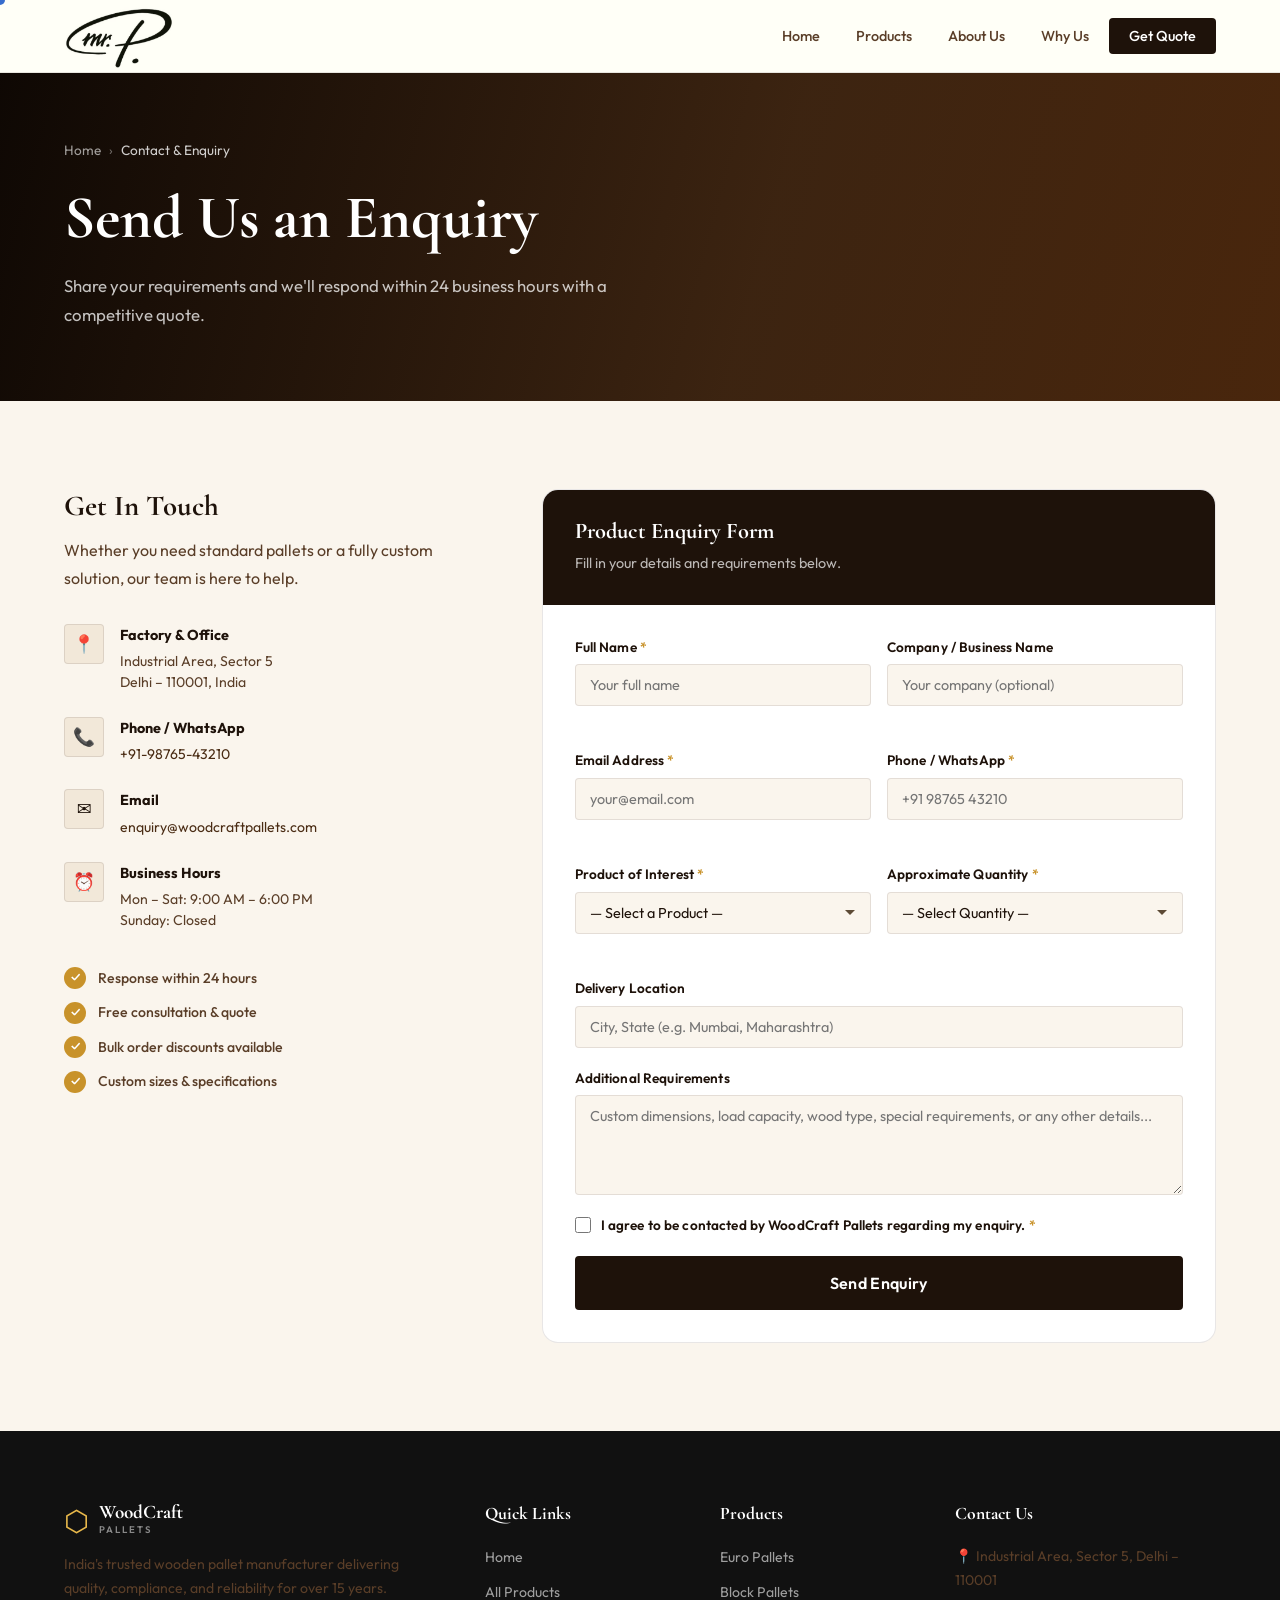
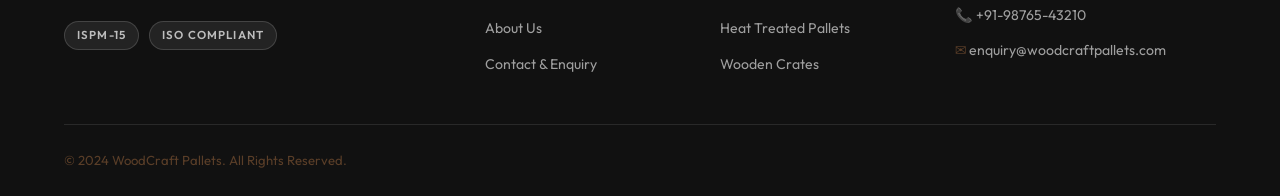
<file: contact.html>
<!DOCTYPE html>
<html lang="en">
<head>
  <meta charset="UTF-8" />
  <meta name="viewport" content="width=device-width, initial-scale=1.0" />
  <title>Contact & Enquiry – WoodCraft Pallets | Get a Free Quote</title>
  <meta name="description" content="Send an enquiry to WoodCraft Pallets for wooden pallets, crates, or custom packaging solutions. Response within 24 hours. Call +91-98765-43210." />
  <meta name="keywords" content="wooden pallet enquiry, pallet supplier contact, get wooden pallet quote, wooden pallet manufacturer India contact" />
  <meta name="robots" content="index, follow" />
  <link rel="canonical" href="https://www.woodcraftpallets.com/contact.html" />
  <link rel="preconnect" href="https://fonts.googleapis.com">
  <link href="https://fonts.googleapis.com/css2?family=Cormorant+Garamond:ital,wght@0,400;0,600;0,700;1,400;1,600&family=Outfit:wght@300;400;500;600;700&display=swap" rel="stylesheet">
  <link rel="stylesheet" href="css/style.css" />
  <link rel="stylesheet" href="css/enhanced.css" />
</head>
<body>

<!-- LOADER -->
<div class="page-loader" id="page-loader">
  <div class="loader-inner">
    <div class="loader-logo">
      <img src="images/logo.jpeg" alt="" class="logo">
    </div>
    <div class="loader-bar"><div class="loader-fill"></div></div>
  </div>
</div>

<!-- CURSOR -->
<div class="custom-cursor" id="cursor"></div>
<div class="custom-cursor-follower" id="cursor-follower"></div>

<header class="site-header" id="site-header">
  <div class="header-inner container">
   <a href="index.html" class="logo" aria-label="WoodCraft Pallets Home">
      <img src="images/logo.jpeg" alt="" class="logo">
    </a>
    <nav class="main-nav" id="main-nav" aria-label="Main Navigation">
      <ul>
        <li><a href="index.html">Home</a></li>
        <li><a href="products.html">Products</a></li>
        <li><a href="about.html">About Us</a></li>
        <li><a href="index.html#why-us">Why Us</a></li>
        <li><a href="contact.html" class="active nav-cta">Get Quote</a></li>
      </ul>
    </nav>
    <button class="hamburger" id="hamburger" aria-label="Toggle Menu" aria-expanded="false">
      <span></span><span></span><span></span>
    </button>
  </div>
</header>

<section class="page-hero" aria-label="Contact Page Hero">
  <div class="page-hero-bg" style="background-image:url('https://images.unsplash.com/photo-1504328345606-18bbc8c9d7d1?w=1200&q=68&auto=format&fm=webp&fit=crop');background-size:cover;background-position:center;"></div>
  <div class="container">
    <nav class="breadcrumb" aria-label="Breadcrumb">
      <a href="index.html">Home</a> <span>›</span> <span>Contact & Enquiry</span>
    </nav>
    <h1>Send Us an Enquiry</h1>
    <p>Share your requirements and we'll respond within 24 business hours with a competitive quote.</p>
  </div>
</section>

<section class="section contact-section">
  <div class="container">
    <div class="contact-layout">

      <!-- CONTACT INFO -->
      <div class="contact-info-panel">
        <h2>Get In Touch</h2>
        <p>Whether you need standard pallets or a fully custom solution, our team is here to help.</p>

        <div class="contact-items">
          <div class="contact-item">
            <div class="contact-item-icon">📍</div>
            <div>
              <strong>Factory & Office</strong>
              <p>Industrial Area, Sector 5<br>Delhi – 110001, India</p>
            </div>
          </div>
          <div class="contact-item">
            <div class="contact-item-icon">📞</div>
            <div>
              <strong>Phone / WhatsApp</strong>
              <p><a href="tel:+919876543210">+91-98765-43210</a></p>
            </div>
          </div>
          <div class="contact-item">
            <div class="contact-item-icon">✉️</div>
            <div>
              <strong>Email</strong>
              <p><a href="mailto:enquiry@woodcraftpallets.com">enquiry@woodcraftpallets.com</a></p>
            </div>
          </div>
          <div class="contact-item">
            <div class="contact-item-icon">⏰</div>
            <div>
              <strong>Business Hours</strong>
              <p>Mon – Sat: 9:00 AM – 6:00 PM<br>Sunday: Closed</p>
            </div>
          </div>
        </div>

        <div class="contact-trust">
          <div class="trust-badge">
            <div class="trust-icon">✓</div>
            <span>Response within 24 hours</span>
          </div>
          <div class="trust-badge">
            <div class="trust-icon">✓</div>
            <span>Free consultation & quote</span>
          </div>
          <div class="trust-badge">
            <div class="trust-icon">✓</div>
            <span>Bulk order discounts available</span>
          </div>
          <div class="trust-badge">
            <div class="trust-icon">✓</div>
            <span>Custom sizes & specifications</span>
          </div>
        </div>
      </div>

      <!-- ENQUIRY FORM -->
      <div class="enquiry-form-panel">
        <div class="form-header">
          <h2>Product Enquiry Form</h2>
          <p>Fill in your details and requirements below.</p>
        </div>

        <div id="form-success" class="form-success-msg" style="display:none;">
          <div class="success-icon">✅</div>
          <h3>Enquiry Sent Successfully!</h3>
          <p>Thank you for reaching out. Our team will contact you within 24 business hours.</p>
          <button class="btn btn-primary" onclick="resetForm()">Send Another Enquiry</button>
        </div>

        <div id="form-error" class="form-error-msg" style="display:none;">
          <p>⚠️ <span id="error-text">Something went wrong. Please try again or email us directly.</span></p>
        </div>

        <form id="enquiry-form" class="enquiry-form" method="POST" action="enquiry.php" novalidate>
          <input type="hidden" name="csrf_token" id="csrf_token" value="" />

          <div class="form-row">
            <div class="form-group">
              <label for="name">Full Name <span class="req">*</span></label>
              <input type="text" id="name" name="name" placeholder="Your full name" required autocomplete="name" />
              <span class="field-error" id="name-error"></span>
            </div>
            <div class="form-group">
              <label for="company">Company / Business Name</label>
              <input type="text" id="company" name="company" placeholder="Your company (optional)" autocomplete="organization" />
            </div>
          </div>

          <div class="form-row">
            <div class="form-group">
              <label for="email">Email Address <span class="req">*</span></label>
              <input type="email" id="email" name="email" placeholder="your@email.com" required autocomplete="email" />
              <span class="field-error" id="email-error"></span>
            </div>
            <div class="form-group">
              <label for="phone">Phone / WhatsApp <span class="req">*</span></label>
              <input type="tel" id="phone" name="phone" placeholder="+91 98765 43210" required autocomplete="tel" />
              <span class="field-error" id="phone-error"></span>
            </div>
          </div>

          <div class="form-row">
            <div class="form-group">
              <label for="product">Product of Interest <span class="req">*</span></label>
              <select id="product" name="product" required>
                <option value="">— Select a Product —</option>
                <option value="Euro Pallets (1200x800mm)">Euro Pallets (1200x800mm)</option>
                <option value="Standard Block Pallets">Standard Block Pallets</option>
                <option value="Heat Treated Export Pallets">Heat Treated Export Pallets</option>
                <option value="Heavy Duty Pallets">Heavy Duty Pallets</option>
                <option value="Two-Way Entry Pallets">Two-Way Entry Pallets</option>
                <option value="Four-Way Entry Pallets">Four-Way Entry Pallets</option>
                <option value="Wooden Crates (Open Top)">Wooden Crates (Open Top)</option>
                <option value="Wooden Crates (Closed/Fumigated)">Wooden Crates (Closed / Fumigated)</option>
                <option value="Pallet Boxes / Collars">Pallet Boxes / Collars</option>
                <option value="Pallet Skids">Pallet Skids</option>
                <option value="Notched Pallets">Notched Pallets</option>
                <option value="Reversible Pallets">Reversible Pallets</option>
                <option value="Pharmaceutical Grade Pallets">Pharmaceutical Grade Pallets</option>
                <option value="Automotive / OEM Pallets">Automotive / OEM Pallets</option>
                <option value="Custom Sized Pallets">Custom Sized Pallets</option>
                <option value="Other / Not Listed">Other / Not Listed</option>
              </select>
              <span class="field-error" id="product-error"></span>
            </div>
            <div class="form-group">
              <label for="quantity">Approximate Quantity <span class="req">*</span></label>
              <select id="quantity" name="quantity" required>
                <option value="">— Select Quantity —</option>
                <option value="Less than 100 units">Less than 100 units</option>
                <option value="100–500 units">100–500 units</option>
                <option value="500–1,000 units">500–1,000 units</option>
                <option value="1,000–5,000 units">1,000–5,000 units</option>
                <option value="5,000–10,000 units">5,000–10,000 units</option>
                <option value="10,000+ units">10,000+ units (Large Bulk)</option>
              </select>
              <span class="field-error" id="quantity-error"></span>
            </div>
          </div>

          <div class="form-group">
            <label for="location">Delivery Location</label>
            <input type="text" id="location" name="location" placeholder="City, State (e.g. Mumbai, Maharashtra)" />
          </div>

          <div class="form-group">
            <label for="message">Additional Requirements</label>
            <textarea id="message" name="message" rows="4" placeholder="Custom dimensions, load capacity, wood type, special requirements, or any other details..."></textarea>
          </div>

          <div class="form-group form-consent">
            <label class="checkbox-label">
              <input type="checkbox" id="consent" name="consent" required />
              <span>I agree to be contacted by WoodCraft Pallets regarding my enquiry. <span class="req">*</span></span>
            </label>
            <span class="field-error" id="consent-error"></span>
          </div>

          <button type="submit" class="btn btn-primary btn-submit" id="submit-btn">
            <span class="btn-text">Send Enquiry</span>
            <span class="btn-loading" style="display:none;">Sending...</span>
          </button>
        </form>
      </div>
    </div>
  </div>
</section>

<footer class="site-footer">
  <div class="container">
    <div class="footer-grid">
      <div class="footer-brand">
        <a href="index.html" class="logo">
          <span class="logo-icon">⬡</span>
          <div class="logo-text">
            <span class="logo-main">WoodCraft</span>
            <span class="logo-sub">PALLETS</span>
          </div>
        </a>
        <p>India's trusted wooden pallet manufacturer delivering quality, compliance, and reliability for over 15 years.</p>
        <div class="footer-certifications">
          <span class="cert-badge">ISPM-15</span>
          <span class="cert-badge">ISO Compliant</span>
        </div>
      </div>
      <div class="footer-links">
        <h4>Quick Links</h4>
        <ul>
          <li><a href="index.html">Home</a></li>
          <li><a href="products.html">All Products</a></li>
          <li><a href="about.html">About Us</a></li>
          <li><a href="contact.html">Contact & Enquiry</a></li>
        </ul>
      </div>
      <div class="footer-links">
        <h4>Products</h4>
        <ul>
          <li><a href="products.html">Euro Pallets</a></li>
          <li><a href="products.html">Block Pallets</a></li>
          <li><a href="products.html">Heat Treated Pallets</a></li>
          <li><a href="products.html">Wooden Crates</a></li>
        </ul>
      </div>
      <div class="footer-contact">
        <h4>Contact Us</h4>
        <p>📍 Industrial Area, Sector 5, Delhi – 110001</p>
        <p>📞 <a href="tel:+919876543210">+91-98765-43210</a></p>
        <p>✉️ <a href="mailto:enquiry@woodcraftpallets.com">enquiry@woodcraftpallets.com</a></p>
      </div>
    </div>
    <div class="footer-bottom">
      <p>© 2024 WoodCraft Pallets. All Rights Reserved.</p>
    </div>
  </div>
</footer>

<script src="js/contact.js"></script>
<script src="js/main.js"></script>
<button class="back-to-top" id="back-to-top" aria-label="Back to top">↑</button>
<script src="js/enhanced.js"></script>
</body>
</html>
</file>
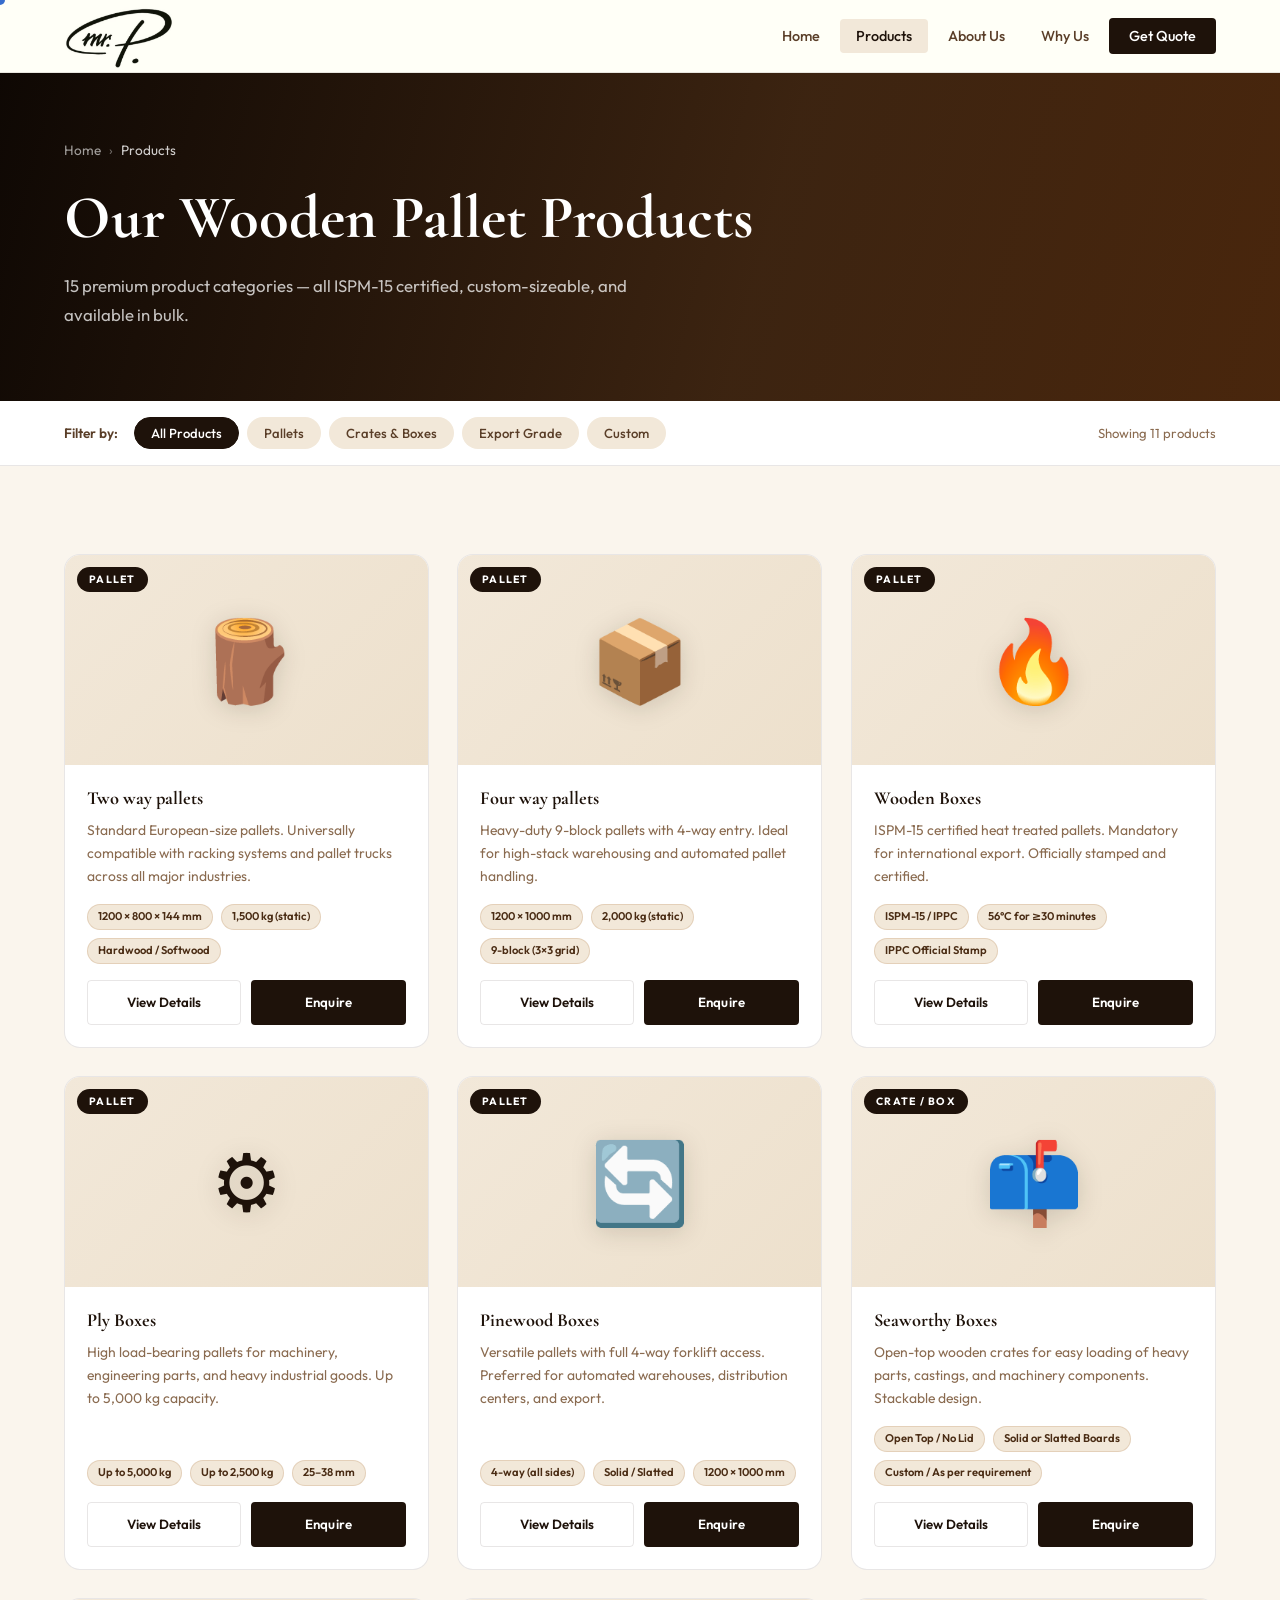
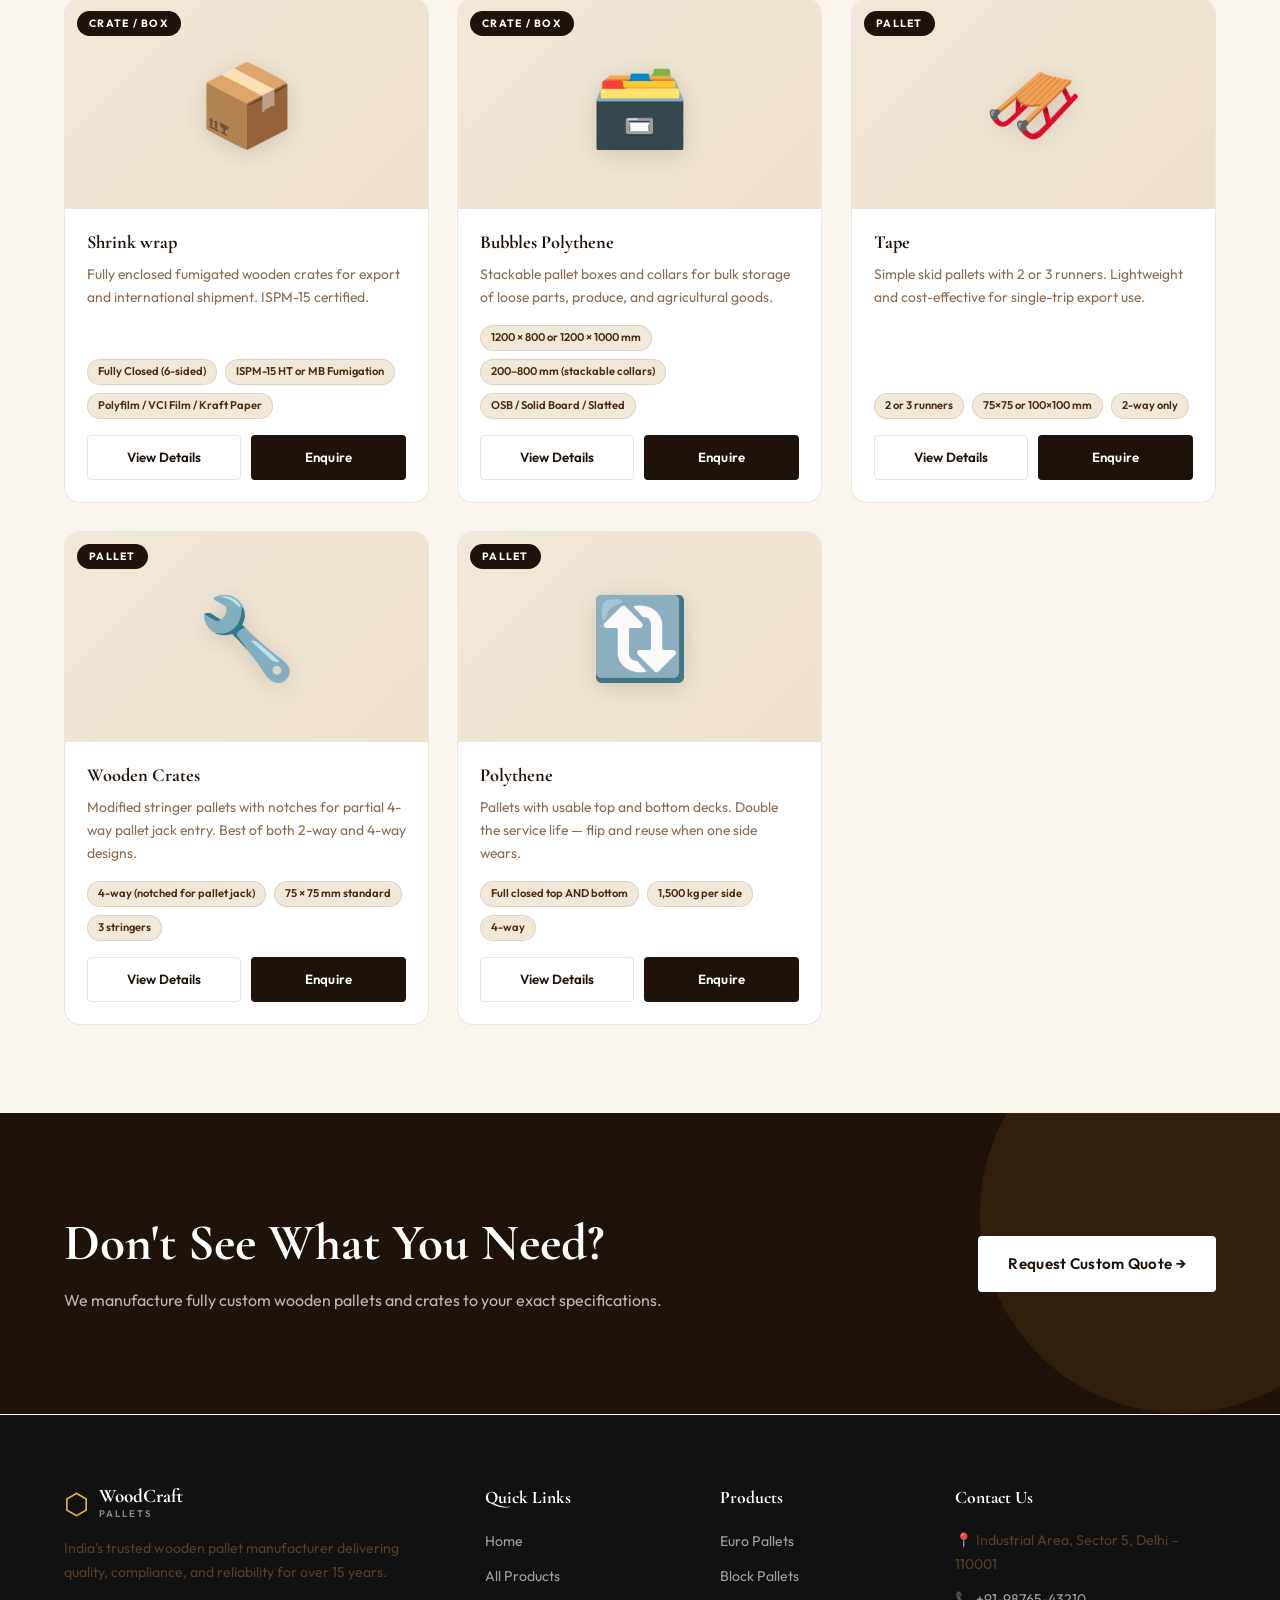
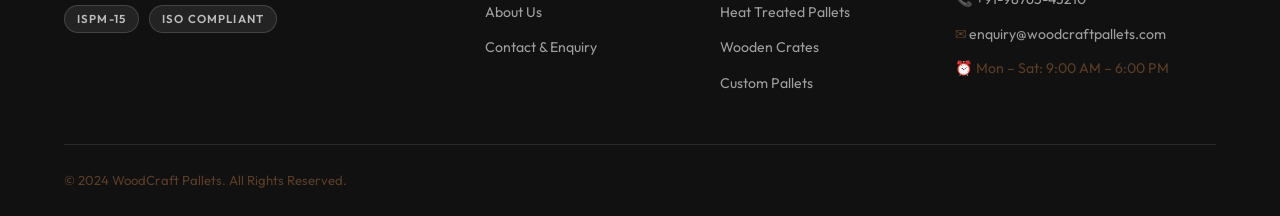
<file: products.html>
<!DOCTYPE html>
<html lang="en">
<head>
  <meta charset="UTF-8" />
  <meta name="viewport" content="width=device-width, initial-scale=1.0" />
  <title>Wooden Pallet Products – Euro, Block, Heat Treated, Custom | WoodCraft Pallets</title>
  <meta name="description" content="Explore our complete range of wooden pallet products including Euro pallets, block pallets, heat treated pallets, wooden crates, pallet boxes, and custom sizes. Enquire now." />
  <meta name="keywords" content="euro pallets, block pallets, heat treated pallets, wooden crates, pallet collars, export pallets, custom wooden pallets, wooden boxes, pallet skids, two way pallets" />
  <meta name="robots" content="index, follow" />
  <link rel="canonical" href="https://www.woodcraftpallets.com/products.html" />
  <meta property="og:title" content="Wooden Pallet Products | WoodCraft Pallets" />
  <meta property="og:description" content="Browse 15 premium wooden pallet and crate products. Custom sizes. ISPM-15 certified. Enquire today." />
  <meta property="og:type" content="website" />

  <script type="application/ld+json">
  {
    "@context": "https://schema.org",
    "@type": "ItemList",
    "name": "Wooden Pallet Products",
    "description": "Complete range of wooden pallets, crates, and packaging solutions by WoodCraft Pallets",
    "numberOfItems": 15
  }
  </script>

  <link rel="preconnect" href="https://fonts.googleapis.com">
  <link href="https://fonts.googleapis.com/css2?family=Cormorant+Garamond:ital,wght@0,400;0,600;0,700;1,400;1,600&family=Outfit:wght@300;400;500;600;700&display=swap" rel="stylesheet">
  <link rel="stylesheet" href="css/style.css" />
  <link rel="stylesheet" href="css/enhanced.css" />
</head>
<body>

<!-- LOADER -->
<div class="page-loader" id="page-loader">
  <div class="loader-inner">
    <div class="loader-logo">
      <img src="images/logo.jpeg" alt="" class="logo">
    </div>
    <div class="loader-bar"><div class="loader-fill"></div></div>
  </div>
</div>


<!-- CURSOR -->
<div class="custom-cursor" id="cursor"></div>
<div class="custom-cursor-follower" id="cursor-follower"></div>

<header class="site-header" id="site-header">
  <div class="header-inner container">
    <a href="index.html" class="logo" aria-label="WoodCraft Pallets Home">
      <img src="images/logo.jpeg" alt="" class="logo">
    </a>
    <nav class="main-nav" id="main-nav" aria-label="Main Navigation">
      <ul>
        <li><a href="index.html">Home</a></li>
        <li><a href="products.html" class="active">Products</a></li>
        <li><a href="about.html">About Us</a></li>
        <li><a href="index.html#why-us">Why Us</a></li>
        <li><a href="contact.html" class="nav-cta">Get Quote</a></li>
      </ul>
    </nav>
    <button class="hamburger" id="hamburger" aria-label="Toggle Menu" aria-expanded="false">
      <span></span><span></span><span></span>
    </button>
  </div>
</header>

<!-- PAGE HERO -->
<section class="page-hero" aria-label="Products Page Hero">
  <div class="page-hero-bg" style="background-image:url('https://images.unsplash.com/photo-1553413077-190dd305871c?w=1200&q=68&auto=format&fm=webp&fit=crop');background-size:cover;background-position:center;"></div>
  <div class="container">
    <nav class="breadcrumb" aria-label="Breadcrumb">
      <a href="index.html">Home</a> <span>›</span> <span>Products</span>
    </nav>
    <h1>Our Wooden Pallet Products</h1>
    <p>15 premium product categories — all ISPM-15 certified, custom-sizeable, and available in bulk.</p>
  </div>
</section>

<!-- FILTER BAR -->
<div class="filter-bar">
  <div class="container">
    <div class="filter-inner">
      <span class="filter-label">Filter by:</span>
      <div class="filter-buttons" id="filter-buttons">
        <button class="filter-btn active" data-filter="all">All Products</button>
        <button class="filter-btn" data-filter="pallet">Pallets</button>
        <button class="filter-btn" data-filter="crate">Crates & Boxes</button>
        <button class="filter-btn" data-filter="export">Export Grade</button>
        <button class="filter-btn" data-filter="custom">Custom</button>
      </div>
      <div class="product-count" id="product-count">Showing 15 products</div>
    </div>
  </div>
</div>

<!-- ALL PRODUCTS GRID -->
<section class="section products-section" aria-labelledby="all-products-heading">
  <div class="container">
    <h2 id="all-products-heading" class="sr-only">All Wooden Pallet Products</h2>
    <div class="products-grid all-products" id="all-products-grid">
      <!-- Injected by JS -->
    </div>
  </div>
</section>

<!-- PRODUCT MODAL -->
<div class="modal-overlay" id="modal-overlay" role="dialog" aria-modal="true" aria-labelledby="modal-title">
  <div class="modal-box">
    <button class="modal-close" id="modal-close" aria-label="Close product details">✕</button>
    <div class="modal-content" id="modal-content">
      <!-- Injected by JS -->
    </div>
  </div>
</div>

<!-- CTA BANNER -->
<section class="cta-banner" aria-labelledby="products-cta">
  <div class="container">
    <div class="cta-inner">
      <div class="cta-text">
        <h2 id="products-cta">Don't See What You Need?</h2>
        <p>We manufacture fully custom wooden pallets and crates to your exact specifications.</p>
      </div>
      <a href="contact.html" class="btn btn-light">Request Custom Quote →</a>
    </div>
  </div>
</section>

<footer class="site-footer">
  <div class="container">
    <div class="footer-grid">
      <div class="footer-brand">
        <a href="index.html" class="logo">
          <span class="logo-icon">⬡</span>
          <div class="logo-text">
            <span class="logo-main">WoodCraft</span>
            <span class="logo-sub">PALLETS</span>
          </div>
        </a>
        <p>India's trusted wooden pallet manufacturer delivering quality, compliance, and reliability for over 15 years.</p>
        <div class="footer-certifications">
          <span class="cert-badge">ISPM-15</span>
          <span class="cert-badge">ISO Compliant</span>
        </div>
      </div>
      <div class="footer-links">
        <h4>Quick Links</h4>
        <ul>
          <li><a href="index.html">Home</a></li>
          <li><a href="products.html">All Products</a></li>
          <li><a href="about.html">About Us</a></li>
          <li><a href="contact.html">Contact & Enquiry</a></li>
        </ul>
      </div>
      <div class="footer-links">
        <h4>Products</h4>
        <ul>
          <li><a href="products.html">Euro Pallets</a></li>
          <li><a href="products.html">Block Pallets</a></li>
          <li><a href="products.html">Heat Treated Pallets</a></li>
          <li><a href="products.html">Wooden Crates</a></li>
          <li><a href="products.html">Custom Pallets</a></li>
        </ul>
      </div>
      <div class="footer-contact">
        <h4>Contact Us</h4>
        <p>📍 Industrial Area, Sector 5, Delhi – 110001</p>
        <p>📞 <a href="tel:+919876543210">+91-98765-43210</a></p>
        <p>✉️ <a href="mailto:enquiry@woodcraftpallets.com">enquiry@woodcraftpallets.com</a></p>
        <p>⏰ Mon – Sat: 9:00 AM – 6:00 PM</p>
      </div>
    </div>
    <div class="footer-bottom">
      <p>© 2024 WoodCraft Pallets. All Rights Reserved.</p>
    </div>
  </div>
</footer>

<script src="js/products-data.js"></script>
<script src="js/products.js"></script>
<script src="js/main.js"></script>
<button class="back-to-top" id="back-to-top" aria-label="Back to top">↑</button>
<script src="js/enhanced.js"></script>
</body>
</html>
</file>
<file: css/style.css>
/* =========================================
   WoodCraft Pallets – Main Stylesheet
   Aesthetic: Industrial Luxury / Refined Craft
   ========================================= */

/* FONTS */
@import url('https://fonts.googleapis.com/css2?family=Cormorant+Garamond:ital,wght@0,400;0,600;0,700;1,400;1,600&family=Outfit:wght@300;400;500;600;700&display=swap');

/* ROOT VARIABLES */
:root {
  --wood-dark: #2C1810;
  --wood-mid: #5C3A1E;
  --wood-light: #8B5E3C;
  --wood-tan: #C4956A;
  --wood-cream: #F5EDE0;
  --wood-pale: #FAF5EE;
  --gold: #C8922A;
  --gold-light: #E8B84B;
  --charcoal: #1A1A1A;
  --text-dark: #2A1F14;
  --text-mid: #5C4A35;
  --text-light: #8C7B68;
  --white: #FFFFFF;
  --border: rgba(44, 24, 16, 0.12);
  --shadow: 0 4px 24px rgba(44, 24, 16, 0.12);
  --shadow-lg: 0 16px 48px rgba(44, 24, 16, 0.18);
  --radius: 4px;
  --radius-lg: 12px;
  --transition: all 0.3s cubic-bezier(0.4, 0, 0.2, 1);
  --font-display: 'Playfair Display', Georgia, serif;
  --font-body: 'DM Sans', system-ui, sans-serif;
}

/* RESET */
*, *::before, *::after { box-sizing: border-box; margin: 0; padding: 0; }
html { scroll-behavior: smooth; font-size: 16px; }
body {
  font-family: var(--font-body);
  color: var(--text-dark);
  background: var(--wood-pale);
  line-height: 1.6;
  -webkit-font-smoothing: antialiased;
}
img { max-width: 100%; display: block; }
a { color: inherit; text-decoration: none; }
ul { list-style: none; }
button { cursor: pointer; border: none; background: none; font-family: inherit; }
input, textarea, select {
  font-family: inherit;
  font-size: inherit;
}
.sr-only {
  position: absolute; width: 1px; height: 1px;
  padding: 0; margin: -1px; overflow: hidden;
  clip: rect(0,0,0,0); border: 0;
}

/* CONTAINER */
.container {
  width: 100%;
  max-width: 1200px;
  margin: 0 auto;
  padding: 0 24px;
}

/* SECTION */
.section { padding: 88px 0; }

/* =========================================
   TYPOGRAPHY
   ========================================= */
h1, h2, h3, h4 { font-family: var(--font-display); line-height: 1.2; color: var(--wood-dark); }
h1 { font-size: clamp(2.4rem, 5vw, 3.8rem); font-weight: 700; }
h2 { font-size: clamp(1.8rem, 3.5vw, 2.8rem); font-weight: 700; }
h3 { font-size: clamp(1.2rem, 2vw, 1.5rem); font-weight: 600; }
p { color: var(--text-mid); line-height: 1.75; }

em { font-style: italic; color: var(--gold); }

/* SECTION HEADER */
.section-header {
  text-align: center;
  max-width: 680px;
  margin: 0 auto 56px;
}
.section-header p { margin-top: 16px; font-size: 1.05rem; }

.section-tag {
  display: inline-block;
  background: var(--gold-light);
  color: var(--wood-dark);
  font-size: 0.72rem;
  font-weight: 600;
  letter-spacing: 0.15em;
  text-transform: uppercase;
  padding: 6px 14px;
  border-radius: 100px;
  margin-bottom: 16px;
}

/* =========================================
   BUTTONS
   ========================================= */
.btn {
  display: inline-flex;
  align-items: center;
  gap: 8px;
  padding: 14px 28px;
  border-radius: var(--radius);
  font-size: 0.95rem;
  font-weight: 600;
  letter-spacing: 0.02em;
  transition: var(--transition);
  cursor: pointer;
  text-align: center;
  white-space: nowrap;
}
.btn-primary {
  background: var(--wood-dark);
  color: var(--white);
  border: 2px solid var(--wood-dark);
}
.btn-primary:hover {
  background: var(--wood-mid);
  border-color: var(--wood-mid);
  transform: translateY(-2px);
  box-shadow: var(--shadow);
}
.btn-outline {
  background: transparent;
  color: var(--white);
  border: 2px solid rgba(255,255,255,0.6);
}
.btn-outline:hover {
  background: rgba(255,255,255,0.12);
  border-color: var(--white);
}
.btn-light {
  background: var(--white);
  color: var(--wood-dark);
  border: 2px solid var(--white);
}
.btn-light:hover {
  background: var(--wood-cream);
  transform: translateY(-2px);
  box-shadow: var(--shadow);
}
.btn-gold {
  background: var(--gold);
  color: var(--white);
  border: 2px solid var(--gold);
}
.btn-gold:hover {
  background: var(--gold-light);
  border-color: var(--gold-light);
  transform: translateY(-2px);
}

/* =========================================
   HEADER
   ========================================= */
.site-header {
  position: fixed;
  top: 0; left: 0; right: 0;
  z-index: 1000;
  overflow: hidden;
  background: #FFFFF7;
  backdrop-filter: blur(12px);
  border-bottom: 1px solid var(--border);
  transition: var(--transition);
}
.site-header.scrolled {
  box-shadow: var(--shadow);
}
.header-inner {
  display: flex;
  align-items: center;
  justify-content: space-between;
  height: 72px;
}

/* LOGO */
.logo {
  width: 110px;
  display: flex;
  align-items: center;
  gap: 10px;
  text-decoration: none;
}
.logo-icon {
  font-size: 1.8rem;
  color: var(--wood-mid);
  line-height: 1;
}
.logo-text { display: flex; flex-direction: column; }
.logo-main {
  font-family: var(--font-display);
  font-weight: 800;
  font-size: 1.2rem;
  color: var(--wood-dark);
  line-height: 1;
}
.logo-sub {
  font-size: 0.6rem;
  font-weight: 600;
  letter-spacing: 0.2em;
  color: var(--wood-tan);
  text-transform: uppercase;
}

/* NAV */
.main-nav ul {
  display: flex;
  align-items: center;
  gap: 4px;
}
.main-nav a {
  padding: 8px 16px;
  font-size: 0.9rem;
  font-weight: 500;
  color: var(--text-mid);
  border-radius: var(--radius);
  transition: var(--transition);
  position: relative;
}
.main-nav a:hover, .main-nav a.active {
  color: var(--wood-dark);
  background: var(--wood-cream);
}
.main-nav a.nav-cta {
  background: var(--wood-dark);
  color: var(--white);
  padding: 9px 20px;
  border-radius: var(--radius);
}
.main-nav a.nav-cta:hover {
  background: var(--wood-mid);
}

/* HAMBURGER */
.hamburger {
  display: none;
  flex-direction: column;
  gap: 5px;
  padding: 4px;
}
.hamburger span {
  display: block;
  width: 24px;
  height: 2px;
  background: var(--wood-dark);
  transition: var(--transition);
  border-radius: 2px;
}
.hamburger.open span:nth-child(1) { transform: translateY(7px) rotate(45deg); }
.hamburger.open span:nth-child(2) { opacity: 0; }
.hamburger.open span:nth-child(3) { transform: translateY(-7px) rotate(-45deg); }

/* =========================================
   HERO
   ========================================= */
.hero {
  position: relative;
  min-height: 100vh;
  display: flex;
  align-items: center;
  overflow: hidden;
  padding-top: 72px;
}
.hero-bg {
  position: absolute;
  inset: 0;
  z-index: 0;
}
.hero-wood-grain {
  position: absolute;
  inset: 0;
  background: 
    linear-gradient(160deg, var(--wood-dark) 0%, var(--wood-mid) 40%, var(--wood-light) 100%);
}
/* Wood grain texture overlay */
.hero-wood-grain::before {
  content: '';
  position: absolute;
  inset: 0;
  background-image: 
    repeating-linear-gradient(
      85deg,
      transparent,
      transparent 3px,
      rgba(0,0,0,0.03) 3px,
      rgba(0,0,0,0.03) 6px
    ),
    repeating-linear-gradient(
      92deg,
      transparent,
      transparent 12px,
      rgba(255,255,255,0.02) 12px,
      rgba(255,255,255,0.02) 24px
    );
}
.hero-overlay {
  position: absolute;
  inset: 0;
  background: linear-gradient(to right, rgba(0,0,0,0.3) 0%, transparent 60%);
}

/* Decorative pallet pattern */
.hero-wood-grain::after {
  content: '';
  position: absolute;
  right: -60px;
  bottom: -60px;
  width: 600px;
  height: 600px;
  border-radius: 50%;
  background: radial-gradient(circle, rgba(200, 146, 42, 0.15) 0%, transparent 60%);
}

.hero-content {
  position: relative;
  z-index: 2;
  padding-top: 40px;
  padding-bottom: 120px;
}
.hero-badge {
  display: inline-flex;
  align-items: center;
  gap: 8px;
  background: rgba(200, 146, 42, 0.2);
  border: 1px solid rgba(200, 146, 42, 0.4);
  color: var(--gold-light);
  padding: 8px 18px;
  border-radius: 100px;
  font-size: 0.82rem;
  font-weight: 500;
  letter-spacing: 0.02em;
  margin-bottom: 28px;
  animation: fadeSlideUp 0.6s ease both;
}
.hero-title {
  color: var(--white);
  font-size: clamp(2.8rem, 6vw, 4.8rem);
  font-weight: 800;
  line-height: 1.1;
  margin-bottom: 24px;
  max-width: 680px;
  animation: fadeSlideUp 0.6s ease 0.1s both;
}
.hero-title em { color: var(--gold-light); font-style: italic; }
.hero-desc {
  color: rgba(255,255,255,0.8);
  font-size: 1.1rem;
  max-width: 520px;
  margin-bottom: 40px;
  animation: fadeSlideUp 0.6s ease 0.2s both;
}
.hero-actions {
  display: flex;
  gap: 16px;
  flex-wrap: wrap;
  margin-bottom: 64px;
  animation: fadeSlideUp 0.6s ease 0.3s both;
}
.hero-stats {
  display: flex;
  gap: 40px;
  flex-wrap: wrap;
  animation: fadeSlideUp 0.6s ease 0.4s both;
}
.stat {
  display: flex;
  flex-direction: column;
  gap: 2px;
}
.stat strong {
  font-family: var(--font-display);
  font-size: 2rem;
  font-weight: 800;
  color: var(--white);
  line-height: 1;
}
.stat span {
  font-size: 0.8rem;
  color: rgba(255,255,255,0.65);
  letter-spacing: 0.05em;
}
.hero-scroll-hint {
  position: absolute;
  bottom: 40px;
  left: 50%;
  transform: translateX(-50%);
  display: flex;
  flex-direction: column;
  align-items: center;
  gap: 8px;
  z-index: 2;
}
.hero-scroll-hint span {
  font-size: 0.72rem;
  letter-spacing: 0.15em;
  text-transform: uppercase;
  color: rgba(255,255,255,0.5);
}
.scroll-arrow {
  width: 20px;
  height: 20px;
  border-right: 2px solid rgba(255,255,255,0.5);
  border-bottom: 2px solid rgba(255,255,255,0.5);
  transform: rotate(45deg);
  animation: bounce 1.5s ease infinite;
}

/* =========================================
   MARQUEE STRIP
   ========================================= */
.marquee-strip {
  background: var(--wood-dark);
  padding: 14px 0;
  overflow: hidden;
}
.marquee-track {
  display: flex;
  gap: 32px;
  width: max-content;
  animation: marquee 30s linear infinite;
}
.marquee-track span {
  color: rgba(255,255,255,0.7);
  font-size: 0.8rem;
  font-weight: 500;
  letter-spacing: 0.1em;
  text-transform: uppercase;
  white-space: nowrap;
  flex-shrink: 0;
}
.marquee-track span:nth-child(even) { color: var(--gold); }

/* =========================================
   PRODUCTS SECTION
   ========================================= */
.products-section { background: var(--wood-pale); }

.products-grid {
  display: grid;
  grid-template-columns: repeat(auto-fill, minmax(280px, 1fr));
  gap: 28px;
}
.products-grid.all-products {
  grid-template-columns: repeat(auto-fill, minmax(280px, 1fr));
}

.product-card {
  background: var(--white);
  border: 1px solid var(--border);
  border-radius: var(--radius-lg);
  overflow: hidden;
  transition: var(--transition);
  cursor: pointer;
  display: flex;
  flex-direction: column;
}
.product-card:hover {
  transform: translateY(-6px);
  box-shadow: var(--shadow-lg);
  border-color: var(--wood-tan);
}
.product-visual {
  height: 200px;
  position: relative;
  overflow: hidden;
  background: var(--wood-cream);
}
.product-illustration {
  width: 100%;
  height: 100%;
  display: flex;
  align-items: center;
  justify-content: center;
}
.product-emoji {
  font-size: 5rem;
  filter: saturate(0.7);
  transition: var(--transition);
}
.product-card:hover .product-emoji {
  transform: scale(1.1);
  filter: saturate(1);
}
.product-category-badge {
  position: absolute;
  top: 12px;
  left: 12px;
  background: var(--wood-dark);
  color: var(--white);
  font-size: 0.68rem;
  font-weight: 600;
  letter-spacing: 0.1em;
  text-transform: uppercase;
  padding: 4px 10px;
  border-radius: 100px;
}
.product-card-body {
  padding: 20px;
  flex: 1;
  display: flex;
  flex-direction: column;
}
.product-card-body h3 {
  font-size: 1.1rem;
  margin-bottom: 8px;
  color: var(--wood-dark);
}
.product-card-body p {
  font-size: 0.88rem;
  color: var(--text-light);
  line-height: 1.6;
  margin-bottom: 16px;
  flex: 1;
  display: -webkit-box;
  -webkit-line-clamp: 3;
  -webkit-box-orient: vertical;
  overflow: hidden;
}
.product-card-meta {
  display: flex;
  gap: 12px;
  margin-bottom: 16px;
  flex-wrap: wrap;
}
.meta-chip {
  font-size: 0.72rem;
  font-weight: 500;
  color: var(--wood-mid);
  background: var(--wood-cream);
  padding: 3px 10px;
  border-radius: 100px;
  border: 1px solid var(--border);
}
.product-card-actions {
  display: flex;
  gap: 10px;
}
.product-card-actions .btn {
  flex: 1;
  justify-content: center;
  padding: 10px 16px;
  font-size: 0.85rem;
}
.btn-sm-outline {
  background: transparent;
  color: var(--wood-dark);
  border: 1.5px solid var(--border);
  border-radius: var(--radius);
  padding: 10px 16px;
  font-size: 0.85rem;
  font-weight: 500;
  transition: var(--transition);
  cursor: pointer;
  text-align: center;
  flex: 1;
}
.btn-sm-outline:hover {
  border-color: var(--wood-dark);
  background: var(--wood-cream);
}

.center-action { text-align: center; margin-top: 48px; }

/* =========================================
   WHY SECTION
   ========================================= */
.why-section { background: var(--white); }

.why-inner {
  display: grid;
  grid-template-columns: 1fr 1fr;
  gap: 72px;
  align-items: center;
}
.why-text .section-tag { margin-bottom: 16px; }
.why-text h2 { margin-bottom: 20px; }
.why-text > p { margin-bottom: 36px; }

.why-list {
  display: flex;
  flex-direction: column;
  gap: 24px;
  margin-bottom: 40px;
}
.why-list li {
  display: flex;
  gap: 16px;
  align-items: flex-start;
}
.why-icon {
  width: 28px;
  height: 28px;
  background: var(--gold);
  color: var(--white);
  border-radius: 50%;
  display: flex;
  align-items: center;
  justify-content: center;
  font-size: 0.85rem;
  font-weight: 700;
  flex-shrink: 0;
  margin-top: 2px;
}
.why-list strong { display: block; color: var(--wood-dark); margin-bottom: 4px; }
.why-list p { font-size: 0.9rem; margin: 0; }

.why-visual { position: relative; }
.why-card-stack {
  position: relative;
  height: 420px;
}
.why-card {
  position: absolute;
  background: var(--white);
  border: 1px solid var(--border);
  border-radius: var(--radius-lg);
  padding: 28px;
  box-shadow: var(--shadow-lg);
}
.why-card-1 {
  top: 0; left: 0;
  width: 240px;
  background: var(--wood-dark);
  color: var(--white);
  z-index: 3;
}
.why-card-2 {
  top: 100px; right: 0;
  width: 220px;
  background: var(--gold);
  color: var(--white);
  z-index: 2;
}
.why-card-3 {
  bottom: 0; left: 40px;
  width: 260px;
  background: var(--white);
  z-index: 1;
}
.wc-number {
  font-family: var(--font-display);
  font-size: 2.8rem;
  font-weight: 800;
  line-height: 1;
  margin-bottom: 8px;
}
.wc-label {
  font-size: 0.88rem;
  font-weight: 500;
  opacity: 0.85;
  line-height: 1.4;
}
.why-card-3 .wc-number { color: var(--wood-dark); }
.why-card-3 .wc-label { color: var(--text-mid); }

/* =========================================
   PROCESS SECTION
   ========================================= */
.process-section { background: var(--wood-cream); }

.process-steps {
  display: flex;
  align-items: center;
  gap: 0;
  flex-wrap: wrap;
  justify-content: center;
}
.process-step {
  background: var(--white);
  border: 1px solid var(--border);
  border-radius: var(--radius-lg);
  padding: 36px 28px;
  text-align: center;
  flex: 1;
  min-width: 200px;
  max-width: 240px;
  position: relative;
  transition: var(--transition);
}
.process-step:hover {
  box-shadow: var(--shadow);
  transform: translateY(-4px);
}
.step-num {
  position: absolute;
  top: -14px;
  left: 50%;
  transform: translateX(-50%);
  background: var(--wood-dark);
  color: var(--white);
  font-family: var(--font-display);
  font-size: 0.75rem;
  font-weight: 700;
  padding: 4px 12px;
  border-radius: 100px;
  letter-spacing: 0.1em;
}
.step-icon {
  font-size: 2.5rem;
  margin-bottom: 16px;
  margin-top: 8px;
}
.process-step h3 {
  font-size: 1.05rem;
  margin-bottom: 10px;
}
.process-step p {
  font-size: 0.85rem;
  line-height: 1.55;
}
.process-arrow {
  font-size: 1.8rem;
  color: var(--wood-tan);
  padding: 0 8px;
  flex-shrink: 0;
}

/* =========================================
   CTA BANNER
   ========================================= */
.cta-banner {
  background: var(--wood-dark);
  padding: 64px 0;
  position: relative;
  overflow: hidden;
}
.cta-banner::before {
  content: '';
  position: absolute;
  right: -100px; top: -100px;
  width: 400px; height: 400px;
  border-radius: 50%;
  background: rgba(200, 146, 42, 0.1);
}
.cta-inner {
  display: flex;
  align-items: center;
  justify-content: space-between;
  gap: 40px;
  flex-wrap: wrap;
  position: relative;
  z-index: 2;
}
.cta-text h2 { color: var(--white); font-size: 2rem; margin-bottom: 8px; }
.cta-text p { color: rgba(255,255,255,0.7); margin: 0; }

/* =========================================
   PAGE HERO (Inner pages)
   ========================================= */
.page-hero {
  position: relative;
  background: var(--wood-dark);
  padding: 140px 0 72px;
  overflow: hidden;
}
.page-hero-bg {
  position: absolute;
  inset: 0;
  background:
    linear-gradient(135deg, var(--wood-dark) 0%, var(--wood-mid) 100%);
  opacity: 0.95;
}
.page-hero-bg::after {
  content: '';
  position: absolute;
  inset: 0;
  background-image: repeating-linear-gradient(
    88deg,
    transparent,
    transparent 4px,
    rgba(255,255,255,0.02) 4px,
    rgba(255,255,255,0.02) 8px
  );
}
.page-hero .container { position: relative; z-index: 2; }
.page-hero h1 { color: var(--white); margin-bottom: 16px; }
.page-hero p { color: rgba(255,255,255,0.75); font-size: 1.05rem; max-width: 600px; }

.breadcrumb {
  display: flex;
  align-items: center;
  gap: 8px;
  margin-bottom: 20px;
  font-size: 0.85rem;
}
.breadcrumb a { color: rgba(255,255,255,0.6); }
.breadcrumb a:hover { color: var(--white); }
.breadcrumb span { color: rgba(255,255,255,0.4); }
.breadcrumb span:last-child { color: rgba(255,255,255,0.8); }

/* =========================================
   FILTER BAR
   ========================================= */
.filter-bar {
  background: var(--white);
  border-bottom: 1px solid var(--border);
  padding: 16px 0;
  position: sticky;
  top: 72px;
  z-index: 100;
}
.filter-inner {
  display: flex;
  align-items: center;
  gap: 16px;
  flex-wrap: wrap;
}
.filter-label {
  font-size: 0.85rem;
  font-weight: 600;
  color: var(--text-mid);
  flex-shrink: 0;
}
.filter-buttons { display: flex; gap: 8px; flex-wrap: wrap; }
.filter-btn {
  padding: 7px 16px;
  border-radius: 100px;
  font-size: 0.82rem;
  font-weight: 500;
  color: var(--text-mid);
  background: var(--wood-cream);
  border: 1.5px solid transparent;
  cursor: pointer;
  transition: var(--transition);
}
.filter-btn:hover { border-color: var(--wood-dark); color: var(--wood-dark); }
.filter-btn.active {
  background: var(--wood-dark);
  color: var(--white);
  border-color: var(--wood-dark);
}
.product-count {
  margin-left: auto;
  font-size: 0.82rem;
  color: var(--text-light);
}

/* PRODUCT HIDDEN */
.product-card.hidden { display: none; }

/* =========================================
   PRODUCT MODAL
   ========================================= */
.modal-overlay {
  display: none;
  position: fixed;
  inset: 0;
  background: rgba(0,0,0,0.6);
  z-index: 2000;
  align-items: center;
  justify-content: center;
  padding: 20px;
  backdrop-filter: blur(4px);
}
.modal-overlay.active { display: flex; }
.modal-box {
  background: var(--white);
  border-radius: var(--radius-lg);
  max-width: 720px;
  width: 100%;
  max-height: 90vh;
  overflow-y: auto;
  position: relative;
  animation: modalIn 0.3s ease;
}
.modal-close {
  position: sticky;
  top: 16px;
  float: right;
  margin: 16px 16px 0 0;
  width: 36px;
  height: 36px;
  border-radius: 50%;
  background: var(--wood-cream);
  color: var(--text-dark);
  font-size: 1rem;
  display: flex;
  align-items: center;
  justify-content: center;
  cursor: pointer;
  transition: var(--transition);
  z-index: 10;
}
.modal-close:hover { background: var(--wood-dark); color: var(--white); }
.modal-content { padding: 32px; clear: both; }

.modal-visual {
  width: 100%;
  height: 240px;
  background: var(--wood-cream);
  border-radius: var(--radius-lg);
  display: flex;
  align-items: center;
  justify-content: center;
  font-size: 7rem;
  margin-bottom: 28px;
}
.modal-header { margin-bottom: 20px; }
.modal-header .section-tag { margin-bottom: 10px; }
.modal-header h2 { font-size: 1.8rem; margin-bottom: 8px; }
.modal-desc { margin-bottom: 24px; font-size: 0.95rem; line-height: 1.75; }

.modal-specs { margin-bottom: 28px; }
.modal-specs h4 { font-size: 0.8rem; letter-spacing: 0.12em; text-transform: uppercase; color: var(--text-light); margin-bottom: 12px; }
.specs-grid {
  display: grid;
  grid-template-columns: repeat(2, 1fr);
  gap: 10px;
}
.spec-item {
  background: var(--wood-pale);
  border: 1px solid var(--border);
  border-radius: var(--radius);
  padding: 12px 16px;
}
.spec-item .spec-key {
  font-size: 0.75rem;
  color: var(--text-light);
  font-weight: 600;
  letter-spacing: 0.05em;
  text-transform: uppercase;
  margin-bottom: 4px;
}
.spec-item .spec-val {
  font-size: 0.9rem;
  font-weight: 600;
  color: var(--wood-dark);
}
.modal-features { margin-bottom: 28px; }
.modal-features h4 { font-size: 0.8rem; letter-spacing: 0.12em; text-transform: uppercase; color: var(--text-light); margin-bottom: 12px; }
.modal-features ul { display: flex; flex-direction: column; gap: 8px; }
.modal-features li {
  font-size: 0.9rem;
  color: var(--text-mid);
  display: flex;
  align-items: flex-start;
  gap: 10px;
}
.modal-features li::before {
  content: '→';
  color: var(--gold);
  font-weight: 700;
  flex-shrink: 0;
}
.modal-actions { display: flex; gap: 12px; flex-wrap: wrap; }
.modal-actions .btn { flex: 1; justify-content: center; min-width: 160px; }

/* =========================================
   ABOUT PAGE
   ========================================= */
.about-story {
  display: grid;
  grid-template-columns: 1fr 1fr;
  gap: 72px;
  align-items: center;
}
.about-story-text .section-tag { margin-bottom: 16px; }
.about-story-text h2 { margin-bottom: 20px; }
.about-story-text p { margin-bottom: 18px; }
.about-story-text em { font-style: italic; color: var(--gold); font-weight: 600; }

.about-img-card {
  position: relative;
  height: 400px;
  border-radius: var(--radius-lg);
  overflow: hidden;
}
.about-img-wood {
  width: 100%;
  height: 100%;
  background: linear-gradient(135deg, var(--wood-mid) 0%, var(--wood-dark) 60%, var(--wood-light) 100%);
}
.about-img-wood::after {
  content: '';
  position: absolute;
  inset: 0;
  background-image: repeating-linear-gradient(
    88deg, transparent, transparent 6px,
    rgba(255,255,255,0.03) 6px, rgba(255,255,255,0.03) 12px
  );
}
.about-img-overlay {
  position: absolute;
  inset: 0;
  display: flex;
  align-items: flex-end;
  padding: 28px;
}
.about-badge {
  background: var(--gold);
  color: var(--white);
  font-family: var(--font-display);
  font-size: 1.4rem;
  font-weight: 700;
  padding: 12px 24px;
  border-radius: var(--radius);
}

/* TIMELINE */
.milestones-section { background: var(--wood-pale); }
.timeline {
  position: relative;
  max-width: 800px;
  margin: 0 auto;
}
.timeline::before {
  content: '';
  position: absolute;
  left: 100px;
  top: 0; bottom: 0;
  width: 2px;
  background: var(--border);
}
.timeline-item {
  display: flex;
  gap: 32px;
  margin-bottom: 48px;
  align-items: flex-start;
  position: relative;
}
.timeline-item::before {
  content: '';
  position: absolute;
  left: 99px;
  top: 8px;
  width: 10px;
  height: 10px;
  border-radius: 50%;
  background: var(--gold);
  border: 2px solid var(--white);
  box-shadow: 0 0 0 3px rgba(200, 146, 42, 0.3);
}
.timeline-year {
  font-family: var(--font-display);
  font-size: 1rem;
  font-weight: 700;
  color: var(--wood-dark);
  width: 80px;
  flex-shrink: 0;
  text-align: right;
  padding-top: 4px;
}
.timeline-content {
  padding-left: 24px;
  flex: 1;
}
.timeline-content h3 { font-size: 1.1rem; margin-bottom: 6px; }
.timeline-content p { font-size: 0.9rem; margin: 0; }

/* VALUES */
.team-values-section { background: var(--white); }
.values-grid {
  display: grid;
  grid-template-columns: repeat(auto-fit, minmax(220px, 1fr));
  gap: 28px;
}
.value-card {
  background: var(--wood-pale);
  border: 1px solid var(--border);
  border-radius: var(--radius-lg);
  padding: 32px 28px;
  text-align: center;
  transition: var(--transition);
}
.value-card:hover { box-shadow: var(--shadow); transform: translateY(-4px); }
.value-icon { font-size: 2.5rem; margin-bottom: 16px; }
.value-card h3 { font-size: 1.05rem; margin-bottom: 10px; }
.value-card p { font-size: 0.88rem; }

/* =========================================
   CONTACT PAGE
   ========================================= */
.contact-section { background: var(--wood-pale); }
.contact-layout {
  display: grid;
  grid-template-columns: 1fr 1.6fr;
  gap: 56px;
  align-items: start;
}
.contact-info-panel h2 { font-size: 1.8rem; margin-bottom: 12px; }
.contact-info-panel > p { margin-bottom: 32px; }

.contact-items { display: flex; flex-direction: column; gap: 24px; margin-bottom: 36px; }
.contact-item {
  display: flex;
  gap: 16px;
  align-items: flex-start;
}
.contact-item-icon {
  width: 40px;
  height: 40px;
  background: var(--wood-cream);
  border: 1px solid var(--border);
  border-radius: var(--radius);
  display: flex;
  align-items: center;
  justify-content: center;
  font-size: 1.1rem;
  flex-shrink: 0;
}
.contact-item strong { display: block; color: var(--wood-dark); margin-bottom: 4px; font-size: 0.9rem; }
.contact-item p { font-size: 0.88rem; margin: 0; line-height: 1.5; }
.contact-item a { color: var(--wood-mid); }
.contact-item a:hover { color: var(--gold); }

.contact-trust { display: flex; flex-direction: column; gap: 12px; }
.trust-badge {
  display: flex;
  align-items: center;
  gap: 12px;
  font-size: 0.88rem;
  color: var(--text-mid);
  font-weight: 500;
}
.trust-icon {
  width: 22px;
  height: 22px;
  background: var(--gold);
  color: var(--white);
  border-radius: 50%;
  display: flex;
  align-items: center;
  justify-content: center;
  font-size: 0.7rem;
  font-weight: 700;
  flex-shrink: 0;
}

/* ENQUIRY FORM */
.enquiry-form-panel {
  background: var(--white);
  border: 1px solid var(--border);
  border-radius: var(--radius-lg);
  overflow: hidden;
}
.form-header {
  background: var(--wood-dark);
  padding: 28px 32px;
}
.form-header h2 { color: var(--white); font-size: 1.4rem; margin-bottom: 6px; }
.form-header p { color: rgba(255,255,255,0.7); font-size: 0.9rem; margin: 0; }

.enquiry-form { padding: 32px; display: flex; flex-direction: column; gap: 20px; }

.form-row {
  display: grid;
  grid-template-columns: 1fr 1fr;
  gap: 16px;
}
.form-group { display: flex; flex-direction: column; gap: 6px; }
.form-group label {
  font-size: 0.85rem;
  font-weight: 600;
  color: var(--wood-dark);
  letter-spacing: 0.01em;
}
.req { color: var(--gold); }
.form-group input,
.form-group select,
.form-group textarea {
  padding: 11px 14px;
  border: 1.5px solid var(--border);
  border-radius: var(--radius);
  font-size: 0.9rem;
  color: var(--text-dark);
  background: var(--wood-pale);
  transition: var(--transition);
  outline: none;
  width: 100%;
}
.form-group input:focus,
.form-group select:focus,
.form-group textarea:focus {
  border-color: var(--wood-dark);
  background: var(--white);
  box-shadow: 0 0 0 3px rgba(44, 24, 16, 0.08);
}
.form-group input.error,
.form-group select.error,
.form-group textarea.error {
  border-color: #d32f2f;
}
.form-group textarea { resize: vertical; min-height: 100px; }
.form-group select { appearance: none; background-image: url("data:image/svg+xml,%3Csvg xmlns='http://www.w3.org/2000/svg' width='12' height='8' viewBox='0 0 12 8'%3E%3Cpath fill='%235C4A35' d='M1 1l5 5 5-5'/%3E%3C/svg%3E"); background-repeat: no-repeat; background-position: right 14px center; padding-right: 36px; }
.field-error { font-size: 0.78rem; color: #d32f2f; font-weight: 500; min-height: 18px; }

.form-consent { flex-direction: row; align-items: flex-start; }
.checkbox-label {
  display: flex;
  align-items: flex-start;
  gap: 10px;
  cursor: pointer;
  font-size: 0.85rem;
  color: var(--text-mid);
  line-height: 1.5;
}
.checkbox-label input[type="checkbox"] {
  width: 16px;
  height: 16px;
  accent-color: var(--wood-dark);
  flex-shrink: 0;
  margin-top: 2px;
}

.btn-submit {
  width: 100%;
  justify-content: center;
  padding: 15px;
  font-size: 1rem;
}

.form-success-msg, .form-error-msg {
  padding: 32px;
  text-align: center;
}
.form-success-msg { padding-top: 48px; }
.success-icon { font-size: 3rem; margin-bottom: 16px; }
.form-success-msg h3 { font-size: 1.4rem; margin-bottom: 10px; }
.form-success-msg p { margin-bottom: 24px; }
.form-error-msg {
  background: #fff3f3;
  border: 1px solid #ffcdd2;
  border-radius: var(--radius);
  margin: 16px 32px 0;
  font-size: 0.88rem;
  color: #c62828;
  padding: 12px 16px;
  text-align: left;
}

/* =========================================
   FOOTER
   ========================================= */
.site-footer {
  background: var(--charcoal);
  color: rgba(255,255,255,0.7);
  padding: 72px 0 0;
}
.footer-grid {
  display: grid;
  grid-template-columns: 2fr 1fr 1fr 1.4fr;
  gap: 48px;
  margin-bottom: 48px;
}
.footer-brand .logo { margin-bottom: 16px; }
.footer-brand .logo-main { color: var(--white); }
.footer-brand .logo-icon { color: var(--gold-light); }
.footer-brand .logo-sub { color: rgba(255,255,255,0.5); }
.footer-brand p { font-size: 0.88rem; line-height: 1.7; margin-bottom: 20px; }
.footer-certifications { display: flex; gap: 10px; }
.cert-badge {
  background: rgba(255,255,255,0.08);
  border: 1px solid rgba(255,255,255,0.15);
  color: rgba(255,255,255,0.7);
  font-size: 0.72rem;
  font-weight: 600;
  letter-spacing: 0.1em;
  padding: 4px 12px;
  border-radius: 100px;
  text-transform: uppercase;
}
.footer-links h4, .footer-contact h4 {
  font-family: var(--font-display);
  color: var(--white);
  font-size: 1rem;
  margin-bottom: 20px;
}
.footer-links ul { display: flex; flex-direction: column; gap: 10px; }
.footer-links a {
  font-size: 0.88rem;
  color: rgba(255,255,255,0.6);
  transition: var(--transition);
}
.footer-links a:hover { color: var(--gold-light); }
.footer-contact p, .footer-contact address { font-style: normal; font-size: 0.88rem; margin-bottom: 10px; }
.footer-contact a { color: rgba(255,255,255,0.6); }
.footer-contact a:hover { color: var(--gold-light); }
.footer-bottom {
  border-top: 1px solid rgba(255,255,255,0.1);
  padding: 24px 0;
  display: flex;
  align-items: center;
  justify-content: space-between;
  flex-wrap: wrap;
  gap: 12px;
  font-size: 0.82rem;
  color: rgba(255,255,255,0.4);
}
.footer-seo-links { display: flex; gap: 16px; flex-wrap: wrap; }
.footer-seo-links a { color: rgba(255,255,255,0.4); font-size: 0.78rem; }
.footer-seo-links a:hover { color: rgba(255,255,255,0.7); }

/* =========================================
   ANIMATIONS
   ========================================= */
@keyframes fadeSlideUp {
  from { opacity: 0; transform: translateY(24px); }
  to { opacity: 1; transform: translateY(0); }
}
@keyframes bounce {
  0%, 100% { transform: rotate(45deg) translateY(0); }
  50% { transform: rotate(45deg) translateY(5px); }
}
@keyframes marquee {
  from { transform: translateX(0); }
  to { transform: translateX(-50%); }
}
@keyframes modalIn {
  from { opacity: 0; transform: scale(0.95) translateY(12px); }
  to { opacity: 1; transform: scale(1) translateY(0); }
}
.fade-in {
  opacity: 0;
  transform: translateY(32px);
  transition: opacity 0.6s ease, transform 0.6s ease;
}
.fade-in.visible { opacity: 1; transform: translateY(0); }
.fade-in-delay-1 { transition-delay: 0.1s; }
.fade-in-delay-2 { transition-delay: 0.2s; }
.fade-in-delay-3 { transition-delay: 0.3s; }

/* =========================================
   RESPONSIVE
   ========================================= */
@media (max-width: 1024px) {
  .why-inner { grid-template-columns: 1fr; gap: 48px; }
  .why-visual { display: none; }
  .footer-grid { grid-template-columns: 1fr 1fr; gap: 32px; }
  .about-story { grid-template-columns: 1fr; gap: 40px; }
  .about-story-visual { order: -1; }
  .about-img-card { height: 280px; }
  .contact-layout { grid-template-columns: 1fr; gap: 40px; }
}

@media (max-width: 768px) {
  .section { padding: 60px 0; }
  .main-nav { display: none; flex-direction: column; position: absolute; top: 72px; left: 0; right: 0; background: var(--white); border-bottom: 1px solid var(--border); padding: 16px 24px; box-shadow: var(--shadow); }
  .main-nav.open { display: flex; }
  .main-nav ul { flex-direction: column; gap: 4px; }
  .main-nav a { display: block; padding: 10px 12px; }
  .hamburger { display: flex; }
  .hero-stats { gap: 24px; }
  .process-steps { flex-direction: column; gap: 20px; }
  .process-arrow { transform: rotate(90deg); }
  .process-step { max-width: 100%; width: 100%; }
  .footer-grid { grid-template-columns: 1fr; gap: 28px; }
  .footer-bottom { flex-direction: column; text-align: center; }
  .form-row { grid-template-columns: 1fr; }
  .cta-inner { flex-direction: column; text-align: center; }
  .specs-grid { grid-template-columns: 1fr; }
  .timeline::before { left: 70px; }
  .timeline-year { width: 60px; font-size: 0.85rem; }
  .timeline-item::before { left: 69px; }
  .products-grid { grid-template-columns: repeat(auto-fill, minmax(240px, 1fr)); gap: 20px; }
}

@media (max-width: 480px) {
  .hero-actions { flex-direction: column; }
  .hero-actions .btn { width: 100%; justify-content: center; }
  .modal-content { padding: 20px; }
  .modal-visual { height: 160px; font-size: 4rem; }
  .enquiry-form { padding: 20px; }
  .form-header { padding: 20px; }
  .products-grid { grid-template-columns: 1fr; }
}
</file>
<file: css/enhanced.css>
/* =========================================
   WoodCraft Pallets – Enhanced CSS
   Carousel · Animations · Parallax · Effects
   ========================================= */

/* ── FONT OVERRIDE ─────────────────────────────── */
:root {
  --font-display: 'Cormorant Garamond', Georgia, serif;
  --font-body: 'Outfit', system-ui, sans-serif;

  /* Enhanced palette */
  --wood-dark:   #1E120A;
  --wood-mid:    #4A2C14;
  --wood-light:  #7A4E2D;
  --wood-tan:    #B8875A;
  --wood-cream:  #F2E8D9;
  --wood-pale:   #FAF5ED;
  --gold:        #C8922A;
  --gold-light:  #E8B84B;
  --gold-pale:   #FDF3DC;
  --charcoal:    #111111;
  --text-dark:   #1E120A;
  --text-mid:    #5A3E28;
  --text-light:  #8A6B50;
  --white:       #FFFFFF;
  --border:      rgba(30,18,10,0.10);
  --shadow:      0 4px 32px rgba(30,18,10,0.12);
  --shadow-lg:   0 20px 60px rgba(30,18,10,0.20);
  --radius:      4px;
  --radius-lg:   16px;
  --transition:  all 0.35s cubic-bezier(0.4,0,0.2,1);
}

body { font-family: var(--font-body); }

/* ── CUSTOM CURSOR ─────────────────────────────── */
.custom-cursor {
  width: 10px; height: 10px;
  background: var(--gold);
  border-radius: 50%;
  position: fixed; top: 0; left: 0;
  pointer-events: none; z-index: 9999;
  transform: translate(-50%,-50%);
  transition: width .2s, height .2s, background .2s;
  mix-blend-mode: difference;
}
.custom-cursor-follower {
  width: 36px; height: 36px;
  border: 1.5px solid rgba(200,146,42,.6);
  border-radius: 50%;
  position: fixed; top: 0; left: 0;
  pointer-events: none; z-index: 9998;
  transform: translate(-50%,-50%);
  transition: all .12s ease;
}
body:hover .custom-cursor { opacity: 1; }
@media(hover:none){ .custom-cursor,.custom-cursor-follower{display:none;} }

/* ── PAGE LOADER ───────────────────────────────── */
.page-loader {
  position: fixed; inset: 0;
  background: var(--wood-dark);
  z-index: 10000;
  display: flex; align-items: center; justify-content: center;
  transition: opacity .6s ease, visibility .6s ease;
}
.page-loader.loaded { opacity: 0; visibility: hidden; }
.loader-inner { text-align: center; }
.loader-logo {
  display: flex; align-items: center; justify-content: center;
  gap: 12px; margin-bottom: 28px;
}
.loader-hex {
  font-size: 2.4rem; color: var(--gold);
  animation: hexSpin 1.5s ease infinite;
}
.loader-brand {
  font-family: var(--font-display);
  font-size: 1.8rem; font-weight: 700;
  color: var(--white); letter-spacing: .04em;
}
.loader-bar {
  width: 200px; height: 2px;
  background: rgba(255,255,255,.15);
  border-radius: 2px; overflow: hidden;
  margin: 0 auto;
}
.loader-fill {
  height: 100%; width: 0;
  background: linear-gradient(90deg, var(--gold), var(--gold-light));
  border-radius: 2px;
  animation: loaderFill 1.4s cubic-bezier(.4,0,.2,1) forwards;
}
@keyframes hexSpin {
  0%,100%{transform:rotate3d(0,0,1,0deg) scale(1);}
  50%{transform:rotate3d(0,0,1,30deg) scale(1.2);}
}
@keyframes loaderFill {
  0%{width:0;} 60%{width:80%;} 100%{width:100%;}
}

/* ── ETAG (enhanced section tag) ───────────────── */
.etag {
  display: inline-block;
  font-size: .72rem; font-weight: 600;
  letter-spacing: .18em; text-transform: uppercase;
  color: var(--wood-mid);
  padding: 7px 16px;
  border: 1px solid var(--gold);
  border-radius: 100px;
  margin-bottom: 18px;
  position: relative;
  background: var(--gold-pale);
}
.etag::before {
  content: '';
  position: absolute; left: 10px; top: 50%;
  transform: translateY(-50%);
  width: 5px; height: 5px;
  background: var(--gold);
  border-radius: 50%;
}
.etag { padding-left: 22px; }
.etag-light { color: rgba(255,255,255,.8); background: rgba(255,255,255,.08); border-color: rgba(255,255,255,.3); }
.etag-light::before { background: rgba(255,255,255,.7); }
.etag-gold { color: var(--gold-light); background: rgba(200,146,42,.15); border-color: rgba(200,146,42,.4); }
.etag-gold::before { background: var(--gold-light); }

/* ── HERO CAROUSEL ─────────────────────────────── */
.hero-carousel {
  position: relative;
  height: 100vh; min-height: 600px; max-height: 960px;
  overflow: hidden;
  background: var(--wood-dark);
}

.carousel-track {
  position: absolute; inset: 0;
  width: 100%; height: 100%;
}

/* SLIDES */
.carousel-slide {
  position: absolute; inset: 0;
  display: flex; align-items: center;
  opacity: 0; z-index: 1;
  pointer-events: none;
  transition: opacity 0s;
}
.carousel-slide.active {
  opacity: 1; z-index: 2;
  pointer-events: auto;
}
.carousel-slide.slide-exit {
  opacity: 0; z-index: 3;
  transition: opacity .9s ease;
}
.carousel-slide.slide-enter {
  opacity: 0; z-index: 2;
  transition: opacity .9s ease;
}
.carousel-slide.slide-enter.slide-visible {
  opacity: 1;
}

/* SLIDE BACKGROUND */
.slide-bg {
  position: absolute; inset: 0;
  background-size: cover;
  background-position: center;
  /* No transform by default — inactive slides don't animate */
  contain: strict;
}
/* Ken Burns only on the active slide */
.carousel-slide.active .slide-bg {
  animation: kenBurns 8s ease forwards;
}
/* Slides NOT active: hide from GPU entirely */
.carousel-slide:not(.active):not(.slide-exit):not(.slide-enter) {
  visibility: hidden;
}
@keyframes kenBurns {
  from { transform: scale(1.05); }
  to   { transform: scale(1.0); }
}

/* OVERLAYS */
.slide-overlay {
  position: absolute; inset: 0; z-index: 1;
}
.slide-overlay-dark {
  background: linear-gradient(105deg, rgba(15,8,3,.82) 0%, rgba(30,18,10,.55) 50%, rgba(15,8,3,.3) 100%);
}
.slide-overlay-warm {
  background: linear-gradient(105deg, rgba(74,44,20,.88) 0%, rgba(120,60,20,.55) 50%, rgba(30,18,10,.25) 100%);
}
.slide-overlay-deep {
  background: linear-gradient(105deg, rgba(10,5,2,.90) 0%, rgba(50,25,10,.6) 50%, rgba(120,70,20,.2) 100%);
}
.slide-overlay-gold {
  background: linear-gradient(105deg, rgba(30,18,10,.85) 0%, rgba(100,60,15,.55) 50%, rgba(200,146,42,.15) 100%);
}

/* GRAIN OVERLAY */
.slide-grain {
  position: absolute; inset: 0; z-index: 2;
  background-image: url("data:image/svg+xml,%3Csvg viewBox='0 0 256 256' xmlns='http://www.w3.org/2000/svg'%3E%3Cfilter id='noise'%3E%3CfeTurbulence type='fractalNoise' baseFrequency='0.9' numOctaves='4' stitchTiles='stitch'/%3E%3C/filter%3E%3Crect width='100%25' height='100%25' filter='url(%23noise)' opacity='0.04'/%3E%3C/svg%3E");
  opacity: .5; pointer-events: none;
}

/* SLIDE CONTENT */
.slide-content {
  position: relative; z-index: 5;
  padding-top: 80px; padding-bottom: 120px;
}
.slide-tag {
  display: inline-flex; align-items: center; gap: 8px;
  background: rgba(200,146,42,.18);
  border: 1px solid rgba(200,146,42,.45);
  color: var(--gold-light);
  font-size: .78rem; font-weight: 600;
  letter-spacing: .12em; text-transform: uppercase;
  padding: 7px 18px; border-radius: 100px;
  margin-bottom: 28px;
  opacity: 0; transform: translateY(20px);
  transition: opacity .7s ease .2s, transform .7s ease .2s;
}
.carousel-slide.active .slide-tag {
  opacity: 1; transform: translateY(0);
}

.slide-title {
  display: flex; flex-direction: column;
  gap: 0; margin-bottom: 24px;
  overflow: hidden;
}
.slide-title .line {
  display: block;
  font-family: var(--font-display);
  font-size: clamp(3rem, 7vw, 6rem);
  font-weight: 700;
  color: var(--white);
  line-height: 1.05;
  letter-spacing: -.01em;
  opacity: 0; transform: translateY(60px);
  transition: opacity .8s ease, transform .8s cubic-bezier(.16,1,.3,1);
}
.carousel-slide.active .line-1 { opacity:1; transform:translateY(0); transition-delay:.3s; }
.carousel-slide.active .line-2 { opacity:1; transform:translateY(0); transition-delay:.45s; }
.carousel-slide.active .line-3 { opacity:1; transform:translateY(0); transition-delay:.6s; }
.slide-title em { color: var(--gold-light); font-style: italic; }

.slide-desc {
  color: rgba(255,255,255,.78);
  font-size: clamp(.95rem, 1.5vw, 1.15rem);
  max-width: 520px; line-height: 1.75;
  margin-bottom: 40px;
  opacity: 0; transform: translateY(20px);
  transition: opacity .7s ease .75s, transform .7s ease .75s;
}
.carousel-slide.active .slide-desc { opacity:1; transform:translateY(0); }

.slide-actions {
  display: flex; gap: 16px; flex-wrap: wrap;
  opacity: 0; transform: translateY(20px);
  transition: opacity .7s ease .9s, transform .7s ease .9s;
}
.carousel-slide.active .slide-actions { opacity:1; transform:translateY(0); }

/* SLIDE CORNER NUMBER */
.slide-counter-num {
  position: absolute;
  bottom: 140px; right: 40px; z-index: 5;
  font-family: var(--font-display);
  font-size: 8rem; font-weight: 700;
  color: rgba(255,255,255,.06);
  line-height: 1; letter-spacing: -.04em;
  pointer-events: none;
  transition: opacity .5s;
}

/* HERO BUTTONS */
.btn-hero-primary {
  display: inline-flex; align-items: center; gap: 8px;
  padding: 15px 32px;
  background: var(--gold);
  color: var(--white);
  font-size: .95rem; font-weight: 600;
  border-radius: var(--radius);
  border: 2px solid var(--gold);
  transition: var(--transition);
  letter-spacing: .02em;
  text-decoration: none;
}
.btn-hero-primary:hover {
  background: var(--gold-light);
  border-color: var(--gold-light);
  transform: translateY(-3px);
  box-shadow: 0 12px 32px rgba(200,146,42,.4);
}
.btn-hero-ghost {
  display: inline-flex; align-items: center; gap: 8px;
  padding: 15px 32px;
  background: transparent;
  color: var(--white);
  font-size: .95rem; font-weight: 600;
  border-radius: var(--radius);
  border: 2px solid rgba(255,255,255,.45);
  transition: var(--transition);
  text-decoration: none;
}
.btn-hero-ghost:hover {
  background: rgba(255,255,255,.12);
  border-color: rgba(255,255,255,.8);
  transform: translateY(-3px);
}

/* CAROUSEL CONTROLS */
.carousel-btn {
  position: absolute; top: 50%; z-index: 10;
  transform: translateY(-50%);
  width: 52px; height: 52px;
  background: rgba(255,255,255,.1);
  backdrop-filter: blur(8px);
  border: 1px solid rgba(255,255,255,.25);
  border-radius: 50%;
  color: var(--white);
  display: flex; align-items: center; justify-content: center;
  cursor: pointer;
  transition: var(--transition);
}
.carousel-btn:hover {
  background: var(--gold);
  border-color: var(--gold);
  transform: translateY(-50%) scale(1.1);
}
.carousel-prev { left: 32px; }
.carousel-next { right: 32px; }

/* DOTS */
.carousel-dots {
  position: absolute;
  bottom: 110px; left: 50%; z-index: 10;
  transform: translateX(-50%);
  display: flex; gap: 10px;
}
.dot {
  width: 8px; height: 8px;
  background: rgba(255,255,255,.35);
  border-radius: 100px;
  border: none; cursor: pointer;
  transition: all .4s ease;
  padding: 0;
}
.dot.active {
  width: 32px;
  background: var(--gold);
}

/* PROGRESS BAR */
.carousel-progress {
  position: absolute;
  bottom: 0; left: 0; right: 0; z-index: 10;
  height: 3px;
  background: rgba(255,255,255,.1);
}
.carousel-progress-fill {
  height: 100%;
  background: linear-gradient(90deg, var(--gold), var(--gold-light));
  width: 0%;
  transition: width .1s linear;
}

/* HERO STATS BAR */
.hero-stats-bar {
  position: absolute;
  bottom: 0; left: 0; right: 0; z-index: 10;
  background: rgba(15,8,3,.72);
  backdrop-filter: blur(12px);
  border-top: 1px solid rgba(200,146,42,.2);
}
.hero-stats-inner {
  display: flex; align-items: center;
  justify-content: space-between;
  padding: 18px 0;
  flex-wrap: wrap; gap: 8px;
}
.hstat {
  display: flex; flex-direction: column;
  align-items: center; gap: 2px;
  flex: 1; min-width: 100px;
}
.hstat-num {
  font-family: var(--font-display);
  font-size: 1.9rem; font-weight: 700;
  color: var(--gold-light); line-height: 1;
}
.hstat-plus { font-size: 1.2rem; color: var(--gold); font-weight: 700; }
.hstat-label { font-size: .72rem; color: rgba(255,255,255,.55); letter-spacing: .06em; text-transform: uppercase; }
.hstat-divider { width: 1px; height: 36px; background: rgba(255,255,255,.1); }

/* ── MARQUEE STRIP ─────────────────────────────── */
.marquee-strip {
  background: var(--wood-dark);
  padding: 14px 0;
  overflow: hidden;
  border-bottom: 1px solid rgba(200,146,42,.15);
}
.marquee-track {
  display: flex; gap: 28px;
  width: max-content;
  animation: marquee 35s linear infinite;
}
.marquee-track span {
  color: rgba(255,255,255,.6);
  font-size: .78rem; font-weight: 500;
  letter-spacing: .1em; text-transform: uppercase;
  white-space: nowrap; flex-shrink: 0;
}
.marquee-track .mdot { color: var(--gold) !important; font-size: .5rem !important; margin-top: 3px; }

/* ── ABOUT STRIP ───────────────────────────────── */
.about-strip {
  padding: 96px 0;
  background: var(--white);
  overflow: hidden;
}
.about-strip-inner {
  display: grid; grid-template-columns: 1fr 1fr;
  gap: 80px; align-items: center;
}
.about-strip-img {
  position: relative; border-radius: var(--radius-lg);
  overflow: hidden; box-shadow: var(--shadow-lg);
}
.about-strip-img img {
  width: 100%; height: 480px; object-fit: cover;
  display: block; transition: transform 6s ease;
}
.about-strip-img:hover img { transform: scale(1.04); }
.about-strip-badge {
  position: absolute; bottom: 24px; left: 24px;
  background: var(--gold);
  color: var(--white); font-family: var(--font-display);
  font-size: 1.3rem; font-weight: 700;
  padding: 12px 22px; border-radius: var(--radius);
  box-shadow: 0 8px 24px rgba(200,146,42,.4);
}
.about-strip-text { }
.about-strip-text h2 {
  font-family: var(--font-display);
  font-size: clamp(2rem, 4vw, 3rem);
  font-weight: 700; color: var(--wood-dark);
  line-height: 1.15; margin-bottom: 20px;
}
.about-strip-text h2 em { color: var(--gold); font-style: italic; }
.about-strip-text p {
  font-size: 1.02rem; line-height: 1.8;
  color: var(--text-mid); margin-bottom: 32px;
}
.strip-features {
  display: grid; grid-template-columns: 1fr 1fr;
  gap: 14px; margin-bottom: 36px;
}
.sf {
  display: flex; align-items: center; gap: 10px;
  font-size: .88rem; font-weight: 500; color: var(--text-dark);
}
.sf-icon {
  width: 34px; height: 34px;
  background: var(--gold-pale);
  border: 1px solid rgba(200,146,42,.25);
  border-radius: 8px;
  display: flex; align-items: center; justify-content: center;
  font-size: 1rem; flex-shrink: 0;
}

/* ── BTN-WOOD (primary action button) ────────────*/
.btn-wood {
  display: inline-flex; align-items: center; gap: 8px;
  padding: 14px 28px;
  background: var(--wood-dark);
  color: var(--white);
  font-size: .9rem; font-weight: 600;
  border-radius: var(--radius);
  border: 2px solid var(--wood-dark);
  transition: var(--transition);
  text-decoration: none;
  letter-spacing: .02em;
}
.btn-wood:hover {
  background: var(--wood-mid);
  border-color: var(--wood-mid);
  transform: translateY(-2px);
  box-shadow: 0 10px 28px rgba(30,18,10,.25);
}
.btn-wood-light {
  display: inline-flex; align-items: center; gap: 8px;
  padding: 14px 28px;
  background: var(--white);
  color: var(--wood-dark);
  font-size: .9rem; font-weight: 600;
  border-radius: var(--radius);
  border: 2px solid var(--white);
  transition: var(--transition);
  text-decoration: none;
}
.btn-wood-light:hover {
  background: var(--wood-cream);
  transform: translateY(-2px);
}

/* ── PRODUCTS SECTION ──────────────────────────── */
.products-section { background: var(--wood-pale); }
.section-header h2 {
  font-family: var(--font-display);
  font-size: clamp(2rem, 4vw, 3rem);
  font-weight: 700; color: var(--wood-dark);
  line-height: 1.2; margin-bottom: 16px;
}

/* Product cards enhanced */
.product-card {
  background: var(--white);
  border: 1px solid var(--border);
  border-radius: var(--radius-lg);
  overflow: hidden;
  transition: transform .4s cubic-bezier(.16,1,.3,1), box-shadow .4s ease, border-color .3s;
  cursor: pointer; display: flex; flex-direction: column;
  position: relative;
  contain: layout paint;
}
.product-card:hover {
  will-change: transform;
}
.product-card::before {
  content: '';
  position: absolute; top: 0; left: 0; right: 0;
  height: 3px;
  background: linear-gradient(90deg, var(--gold), var(--gold-light));
  transform: scaleX(0); transform-origin: left;
  transition: transform .4s ease;
}
.product-card:hover::before { transform: scaleX(1); }
.product-card:hover {
  transform: translateY(-10px);
  box-shadow: 0 24px 56px rgba(30,18,10,.16);
  border-color: rgba(200,146,42,.3);
}
.product-visual {
  height: 210px; position: relative; overflow: hidden;
  background: linear-gradient(135deg, var(--wood-cream) 0%, #EDE0CC 100%);
}
.product-illustration {
  width: 100%; height: 100%;
  display: flex; align-items: center; justify-content: center;
}
.product-emoji {
  font-size: 5rem; filter: drop-shadow(0 4px 12px rgba(30,18,10,.15));
  transition: transform .4s cubic-bezier(.34,1.56,.64,1);
}
.product-card:hover .product-emoji { transform: scale(1.15) translateY(-4px); }
.product-category-badge {
  position: absolute; top: 12px; left: 12px;
  background: var(--wood-dark); color: var(--white);
  font-size: .66rem; font-weight: 700;
  letter-spacing: .12em; text-transform: uppercase;
  padding: 4px 12px; border-radius: 100px;
}
.product-card-body { padding: 22px; flex: 1; display: flex; flex-direction: column; }
.product-card-body h3 {
  font-family: var(--font-display);
  font-size: 1.15rem; font-weight: 700;
  color: var(--wood-dark); margin-bottom: 8px; line-height: 1.3;
}
.product-card-body p {
  font-size: .87rem; color: var(--text-light);
  line-height: 1.65; margin-bottom: 16px; flex: 1;
  display: -webkit-box; -webkit-line-clamp: 3;
  -webkit-box-orient: vertical; overflow: hidden;
}
.product-card-meta { display: flex; gap: 8px; margin-bottom: 16px; flex-wrap: wrap; }
.meta-chip {
  font-size: .7rem; font-weight: 600;
  color: var(--wood-mid); background: var(--wood-cream);
  padding: 3px 10px; border-radius: 100px;
  border: 1px solid rgba(184,135,90,.25);
}
.product-card-actions { display: flex; gap: 10px; }
.btn-sm-outline {
  background: transparent; color: var(--wood-dark);
  border: 1.5px solid var(--border);
  border-radius: var(--radius); padding: 9px 14px;
  font-size: .83rem; font-weight: 600;
  transition: var(--transition); cursor: pointer;
  text-align: center; flex: 1; font-family: var(--font-body);
}
.btn-sm-outline:hover { border-color: var(--wood-dark); background: var(--wood-cream); }
.product-card-actions .btn-wood { flex: 1; justify-content: center; padding: 10px 14px; font-size: .83rem; }

/* ── GALLERY STRIP ─────────────────────────────── */
.gallery-strip {
  overflow: hidden; background: var(--wood-dark);
  padding: 0;
}
.gallery-track {
  display: flex; gap: 0;
  animation: galleryScroll 40s linear infinite;
  width: max-content;
}
.gallery-track:hover { animation-play-state: paused; }
.gallery-item {
  width: 340px; height: 240px;
  position: relative; overflow: hidden; flex-shrink: 0;
  contain: layout paint;
}
.gallery-item img {
  width: 100%; height: 100%; object-fit: cover;
  display: block; transition: transform .6s ease;
}
.gallery-item:hover img { transform: scale(1.08); }
.gallery-item-overlay {
  position: absolute; inset: 0;
  background: linear-gradient(to top, rgba(15,8,3,.75) 0%, transparent 55%);
  display: flex; align-items: flex-end;
  padding: 16px;
  opacity: 0; transition: opacity .4s;
}
.gallery-item:hover .gallery-item-overlay { opacity: 1; }
.gallery-item-overlay span {
  color: var(--white); font-size: .82rem; font-weight: 600;
  letter-spacing: .06em; text-transform: uppercase;
}
@keyframes galleryScroll {
  from { transform: translateX(0); }
  to { transform: translateX(-50%); }
}

/* ── WHY SECTION ───────────────────────────────── */
.why-section {
  position: relative; padding: 100px 0;
  overflow: hidden; min-height: 600px;
  display: flex; align-items: center;
}
.why-parallax-bg {
  position: absolute; inset: -60px;
  z-index: 0;
}
.why-parallax-bg img {
  width: 100%; height: calc(100% + 120px);
  object-fit: cover; display: block;
}
.why-parallax-overlay {
  position: absolute; inset: 0;
  background: linear-gradient(105deg, rgba(10,5,2,.92) 0%, rgba(30,15,5,.80) 50%, rgba(74,44,20,.7) 100%);
}
.why-inner {
  position: relative; z-index: 2;
  display: grid; grid-template-columns: 1.2fr 1fr;
  gap: 80px; align-items: center;
  max-width: 1200px; margin: 0 auto; padding: 0 24px;
  width: 100%;
}
.why-content-box { }
.why-content-box h2 {
  font-family: var(--font-display);
  font-size: clamp(2rem,4vw,3rem); font-weight: 700;
  color: var(--white); line-height: 1.15; margin-bottom: 20px;
}
.why-content-box h2 em { color: var(--gold-light); font-style: italic; }
.why-content-box > p { color: rgba(255,255,255,.72); margin-bottom: 36px; font-size: 1rem; line-height: 1.8; }
.why-list { display: flex; flex-direction: column; gap: 24px; margin-bottom: 40px; }
.why-item { display: flex; gap: 16px; align-items: flex-start; }
.why-icon-wrap {
  width: 30px; height: 30px;
  background: var(--gold); color: var(--white);
  border-radius: 50%; display: flex; align-items: center;
  justify-content: center; font-size: .8rem; font-weight: 800;
  flex-shrink: 0; margin-top: 2px;
  box-shadow: 0 4px 12px rgba(200,146,42,.35);
}
.why-item strong { display: block; color: var(--white); font-size: .95rem; margin-bottom: 4px; }
.why-item p { color: rgba(255,255,255,.6); font-size: .88rem; margin: 0; line-height: 1.6; }

.why-stats-column {
  display: flex; flex-direction: column; gap: 20px;
}
.wsc-card {
  background: rgba(255,255,255,.07);
  backdrop-filter: blur(12px);
  border: 1px solid rgba(255,255,255,.12);
  border-radius: var(--radius-lg);
  padding: 28px 32px;
  transition: var(--transition);
}
.wsc-card:hover {
  background: rgba(200,146,42,.12);
  border-color: rgba(200,146,42,.35);
  transform: translateX(8px);
}
.wsc-num {
  font-family: var(--font-display);
  font-size: 2.8rem; font-weight: 800;
  color: var(--gold-light); line-height: 1;
  margin-bottom: 6px;
}
.wsc-label { font-size: .88rem; color: rgba(255,255,255,.65); line-height: 1.5; }
.wsc-icon { font-size: 2rem; margin-bottom: 8px; }

/* ── PROCESS SECTION ───────────────────────────── */
.process-section { background: var(--wood-pale); }
.process-steps {
  display: grid; grid-template-columns: repeat(4,1fr);
  gap: 0; position: relative;
}
.process-step {
  background: var(--white);
  border: 1px solid var(--border);
  border-radius: var(--radius-lg);
  padding: 40px 28px 36px;
  text-align: center; position: relative;
  transition: transform .4s ease, box-shadow .4s ease;
  margin: 0 8px;
  animation-delay: var(--delay);
}
.process-step:hover {
  transform: translateY(-8px);
  box-shadow: 0 20px 48px rgba(30,18,10,.12);
}
.step-num {
  position: absolute; top: -14px; left: 50%;
  transform: translateX(-50%);
  background: var(--wood-dark); color: var(--white);
  font-size: .7rem; font-weight: 800;
  padding: 4px 14px; border-radius: 100px;
  letter-spacing: .1em;
}
.step-visual {
  font-size: 3rem; margin: 12px 0 18px;
  display: block; transition: transform .3s ease;
}
.process-step:hover .step-visual { transform: scale(1.15) rotate(-5deg); }
.process-step h3 {
  font-family: var(--font-display);
  font-size: 1.15rem; font-weight: 700;
  color: var(--wood-dark); margin-bottom: 10px;
}
.process-step p { font-size: .87rem; line-height: 1.65; color: var(--text-light); }

/* connector line between steps */
.step-connector {
  display: none;
}

/* ── TESTIMONIALS ──────────────────────────────── */
.testimonials-section {
  position: relative; padding: 100px 0;
  overflow: hidden;
}
.testi-bg {
  position: absolute; inset: 0; z-index: 0;
}
.testi-bg img {
  width: 100%; height: 100%; object-fit: cover; display: block;
}
.testi-overlay {
  position: absolute; inset: 0;
  background: linear-gradient(160deg, rgba(10,5,2,.95) 0%, rgba(30,18,10,.88) 100%);
}
.testimonials-section .container { position: relative; z-index: 2; }
.testi-grid {
  display: grid; grid-template-columns: repeat(3,1fr);
  gap: 24px; margin-top: 48px;
}
.testi-card {
  background: rgba(255,255,255,.06);
  backdrop-filter: blur(16px);
  border: 1px solid rgba(255,255,255,.1);
  border-radius: var(--radius-lg); padding: 32px;
  transition: var(--transition);
  animation-delay: var(--delay);
}
.testi-card:hover {
  background: rgba(200,146,42,.1);
  border-color: rgba(200,146,42,.3);
  transform: translateY(-6px);
  box-shadow: 0 20px 48px rgba(0,0,0,.3);
}
.testi-stars { color: var(--gold-light); font-size: 1rem; letter-spacing: 2px; margin-bottom: 16px; }
.testi-quote {
  color: rgba(255,255,255,.82); font-size: .92rem;
  line-height: 1.8; margin-bottom: 24px; font-style: italic;
}
.testi-author { display: flex; align-items: center; gap: 14px; }
.testi-avatar {
  width: 44px; height: 44px; border-radius: 50%;
  background: var(--gold); color: var(--white);
  font-size: .85rem; font-weight: 700;
  display: flex; align-items: center; justify-content: center;
  flex-shrink: 0;
}
.testi-author strong { display: block; color: var(--white); font-size: .9rem; font-weight: 600; margin-bottom: 2px; }
.testi-author span { font-size: .78rem; color: rgba(255,255,255,.5); }

/* ── CTA BANNER ────────────────────────────────── */
.cta-banner {
  position: relative; padding: 100px 0;
  overflow: hidden;
}
.cta-bg { position: absolute; inset: 0; z-index: 0; }
.cta-bg img { width: 100%; height: 100%; object-fit: cover; display: block; }
.cta-overlay {
  position: absolute; inset: 0;
  background: linear-gradient(90deg, rgba(10,5,2,.92) 0%, rgba(74,44,20,.8) 60%, rgba(120,60,15,.6) 100%);
}
.cta-inner {
  position: relative; z-index: 2;
  display: flex; align-items: center;
  justify-content: space-between; gap: 40px; flex-wrap: wrap;
}
.cta-text h2 {
  font-family: var(--font-display);
  font-size: clamp(2rem,4vw,3.2rem); font-weight: 700;
  color: var(--white); line-height: 1.2; margin-bottom: 12px;
}
.cta-text h2 em { color: var(--gold-light); font-style: italic; }
.cta-text p { color: rgba(255,255,255,.7); font-size: 1rem; margin: 0; }
.cta-actions { display: flex; gap: 16px; flex-wrap: wrap; }

/* ── BACK TO TOP ───────────────────────────────── */
.back-to-top {
  position: fixed; bottom: 32px; right: 32px; z-index: 500;
  width: 48px; height: 48px; border-radius: 50%;
  background: var(--gold); color: var(--white);
  font-size: 1.2rem; font-weight: 700;
  display: flex; align-items: center; justify-content: center;
  border: none; cursor: pointer;
  box-shadow: 0 8px 24px rgba(200,146,42,.4);
  opacity: 0; visibility: hidden;
  transform: translateY(12px);
  transition: var(--transition);
}
.back-to-top.visible { opacity: 1; visibility: visible; transform: translateY(0); }
.back-to-top:hover { background: var(--gold-light); transform: translateY(-3px); }

/* ── FOOTER ENHANCEMENT ────────────────────────── */
.footer-top-line {
  height: 3px;
  background: linear-gradient(90deg, var(--gold), var(--gold-light), var(--wood-tan));
}
.site-footer { background: var(--charcoal); }
.site-footer .logo-main { color: var(--white); font-family: var(--font-display); }

/* ── ANIMATIONS ────────────────────────────────── */
@keyframes marquee {
  from { transform: translateX(0); }
  to { transform: translateX(-50%); }
}

/* Scroll-triggered animations */
.anim-fade-up {
  opacity: 0; transform: translateY(40px);
  transition: opacity .7s ease, transform .7s cubic-bezier(.16,1,.3,1);
}
.anim-fade-up.in-view { opacity: 1; transform: translateY(0); }

.anim-slide-left {
  opacity: 0; transform: translateX(-50px);
  transition: opacity .8s ease, transform .8s cubic-bezier(.16,1,.3,1);
}
.anim-slide-left.in-view { opacity: 1; transform: translateX(0); }

.anim-slide-right {
  opacity: 0; transform: translateX(50px);
  transition: opacity .8s ease, transform .8s cubic-bezier(.16,1,.3,1);
}
.anim-slide-right.in-view { opacity: 1; transform: translateX(0); }

/* ── RESPONSIVE ────────────────────────────────── */
@media (max-width: 1024px) {
  .about-strip-inner { grid-template-columns: 1fr; gap: 48px; }
  .about-strip-img { order: -1; }
  .about-strip-img img { height: 320px; }
  .why-inner { grid-template-columns: 1fr; }
  .why-stats-column { flex-direction: row; flex-wrap: wrap; }
  .wsc-card { flex: 1; min-width: 200px; }
  .testi-grid { grid-template-columns: 1fr 1fr; }
  .process-steps { grid-template-columns: 1fr 1fr; }
}

@media (max-width: 768px) {
  .hero-carousel { height: 100svh; max-height: none; }
  .slide-content { padding-top: 100px; padding-bottom: 100px; }
  .carousel-prev { left: 16px; }
  .carousel-next { right: 16px; }
  .slide-counter-num { display: none; }
  .hstat-divider { display: none; }
  .hero-stats-inner { gap: 4px; }
  .hstat { min-width: 80px; }
  .testi-grid { grid-template-columns: 1fr; }
  .process-steps { grid-template-columns: 1fr 1fr; gap: 16px; }
  .cta-inner { flex-direction: column; text-align: center; }
  .cta-actions { justify-content: center; }
  .gallery-item { width: 260px; height: 190px; }
  .strip-features { grid-template-columns: 1fr; }
  .why-inner { gap: 48px; }
  .wsc-card { flex: 1; min-width: 140px; }
  .hero-stats-bar{display: none;}
}

@media (max-width: 480px) {
  .slide-title .line { font-size: clamp(2.2rem, 9vw, 3.5rem); }
  .btn-hero-primary, .btn-hero-ghost { padding: 12px 22px; font-size: .88rem; }
  .process-steps { grid-template-columns: 1fr; }
  .process-step { margin: 0; }
  .slide-actions { flex-direction: column; }
  .slide-actions a { text-align: center; justify-content: center; }
}

/* ── PAGE HERO IMAGE FIX ───────────────────────── */
.page-hero { padding-top: 140px; }
.page-hero-bg {
  position: absolute; inset: 0; z-index: 0;
  background-size: cover !important;
  background-position: center !important;
}
.page-hero-bg::after {
  content: '';
  position: absolute; inset: 0;
  background: linear-gradient(105deg, rgba(10,5,2,.88) 0%, rgba(74,44,20,.72) 60%, rgba(120,60,15,.5) 100%);
}
.page-hero .container { position: relative; z-index: 2; }

/* ── ABOUT PAGE ENHANCED ───────────────────────── */
.milestones-section { background: var(--wood-pale); }
.team-values-section { background: var(--white); }
.value-icon { font-size: 2.8rem; margin-bottom: 14px; }
.value-card { border-top: 3px solid transparent; transition: border-color .3s ease, transform .4s ease, box-shadow .4s ease; }
.value-card:hover { border-top-color: var(--gold); }

/* Timeline dots */
.timeline-item::before { background: var(--gold); box-shadow: 0 0 0 4px rgba(200,146,42,.2); }
.timeline-year { font-family: var(--font-display); }

/* ── ENHANCED SECTION HEADER ──────────────────── */
.section-header {
  text-align: center; max-width: 700px;
  margin: 0 auto 56px;
}
.section-header p { font-size: 1.02rem; color: var(--text-mid); margin-top: 16px; }

/* ── FOOTER FONT ─────────────────────────────── */
.site-footer h4 { font-family: var(--font-display); font-size: 1.1rem; }

/* ── PRODUCTS PAGE FILTER STICKY FIX ─────────── */
.filter-bar { top: 72px; z-index: 100; }

/* ── PERFORMANCE CONTAINMENT ──────────────────── */
.hero-carousel { contain: layout style; }
.gallery-strip { contain: layout paint; }
.testimonials-section { contain: layout paint; }
.cta-banner { contain: layout paint; }

/* Disable gallery auto-scroll on reduced motion */
@media (prefers-reduced-motion: reduce) {
  .gallery-track { animation: none; }
  .carousel-slide.active .slide-bg { animation: none; transform: scale(1); }
  .anim-fade-up, .anim-slide-left, .anim-slide-right {
    opacity: 1 !important; transform: none !important; transition: none !important;
  }
}

/* GPU-accelerate only slides during transition */
.carousel-slide.slide-exit,
.carousel-slide.slide-enter {
  will-change: opacity;
}
.carousel-slide.active {
  will-change: auto;
}
</file>
